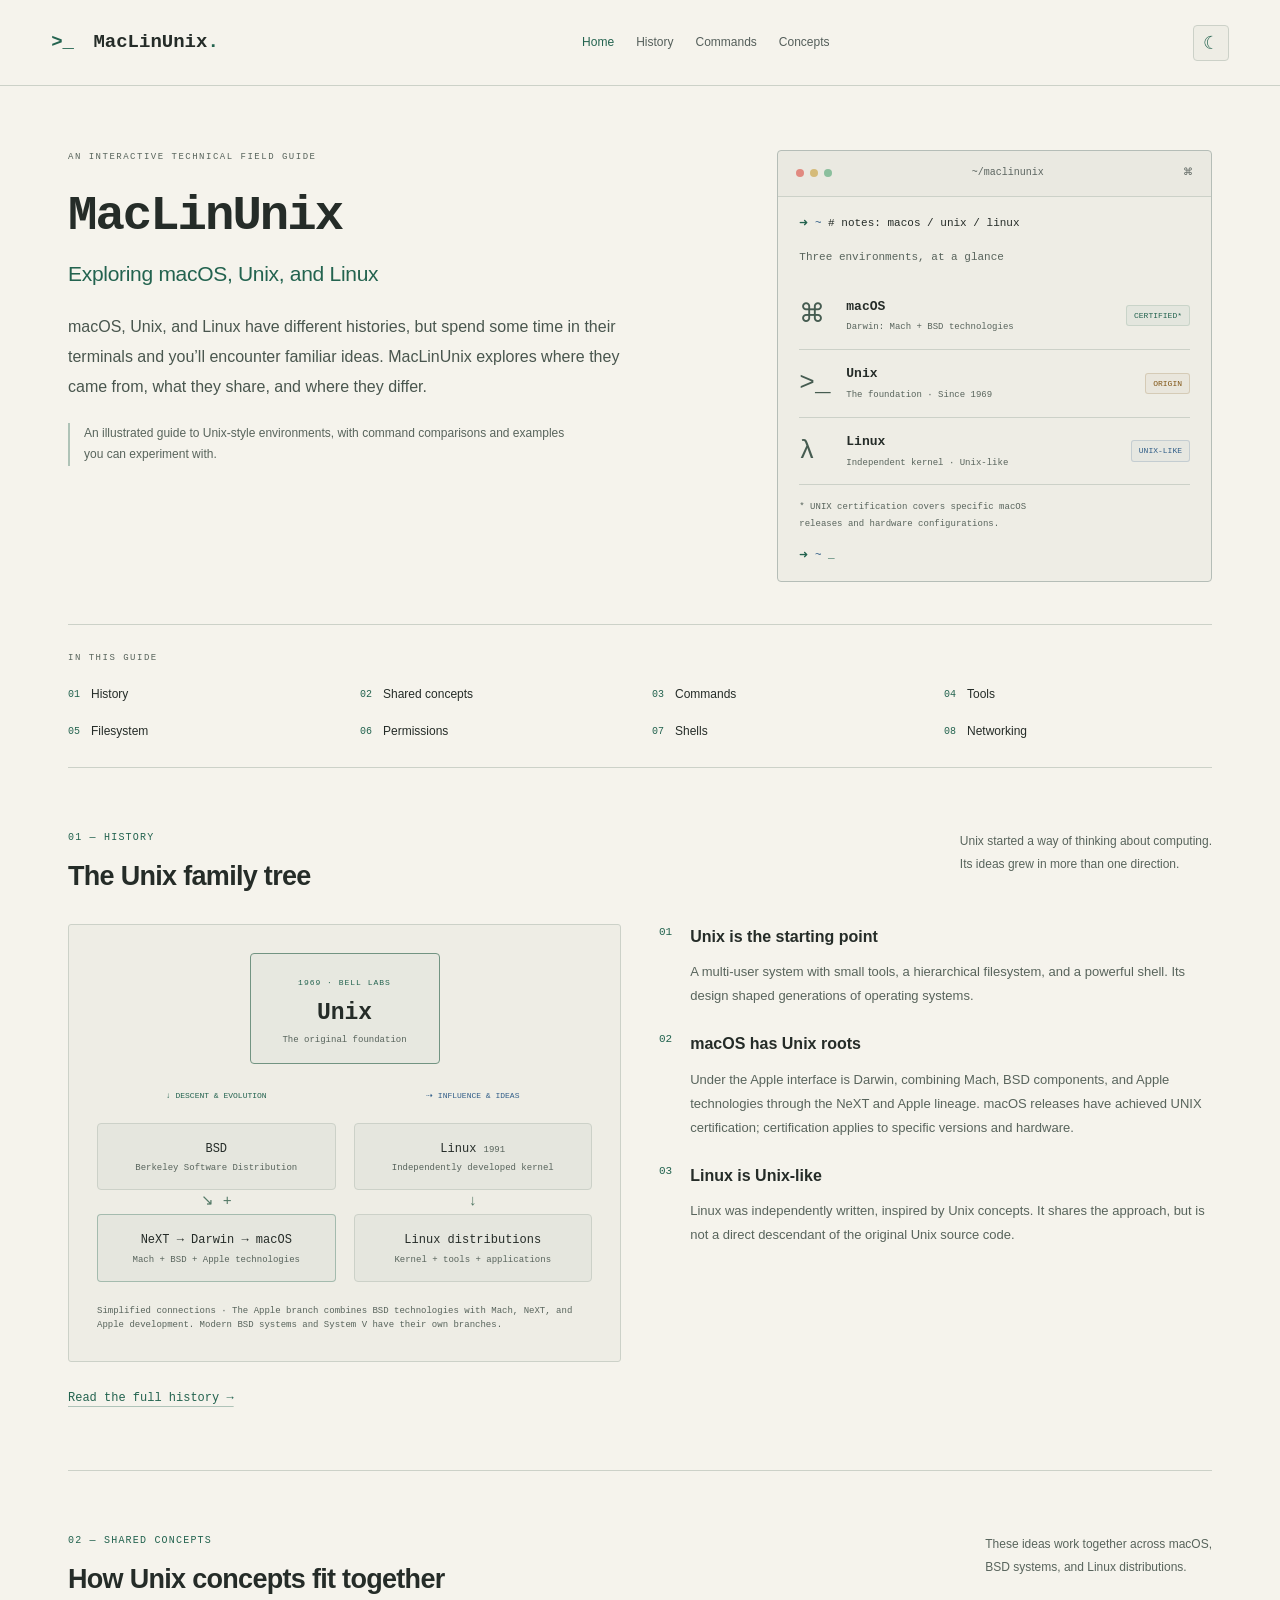
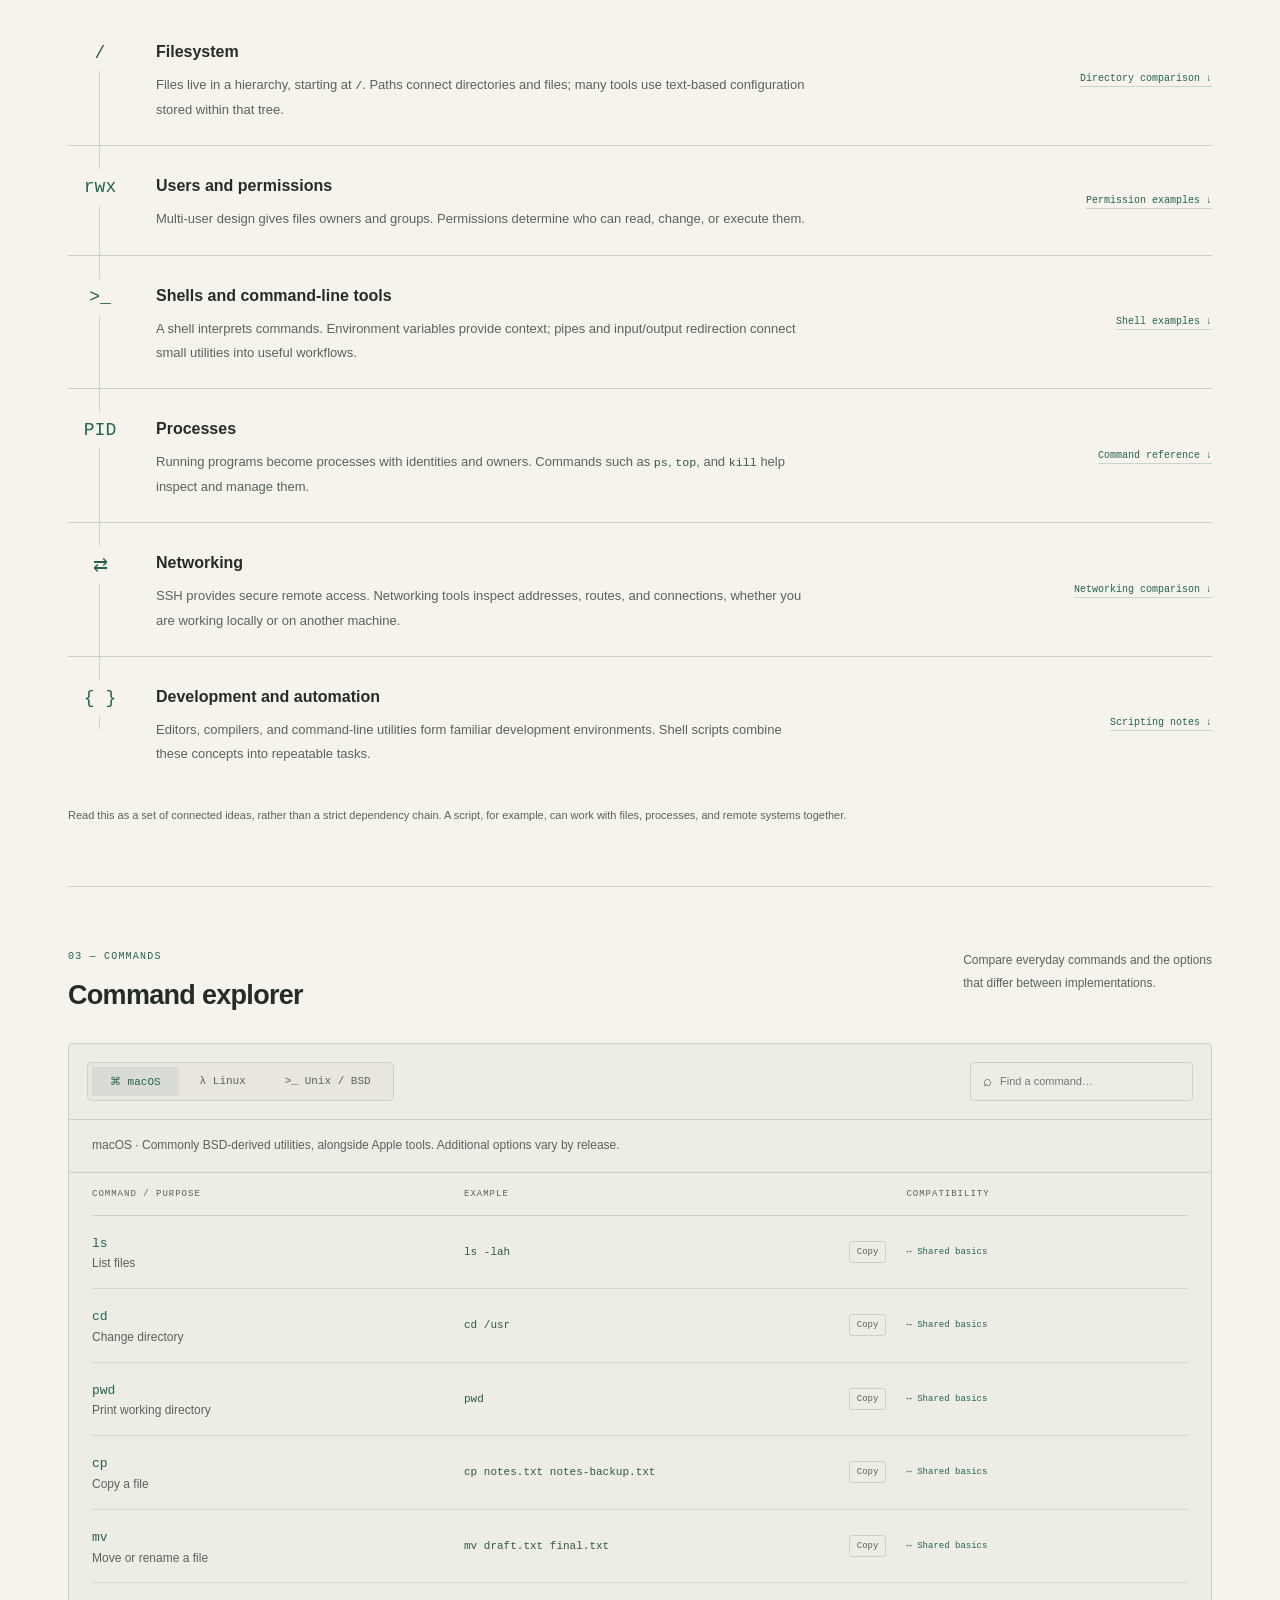
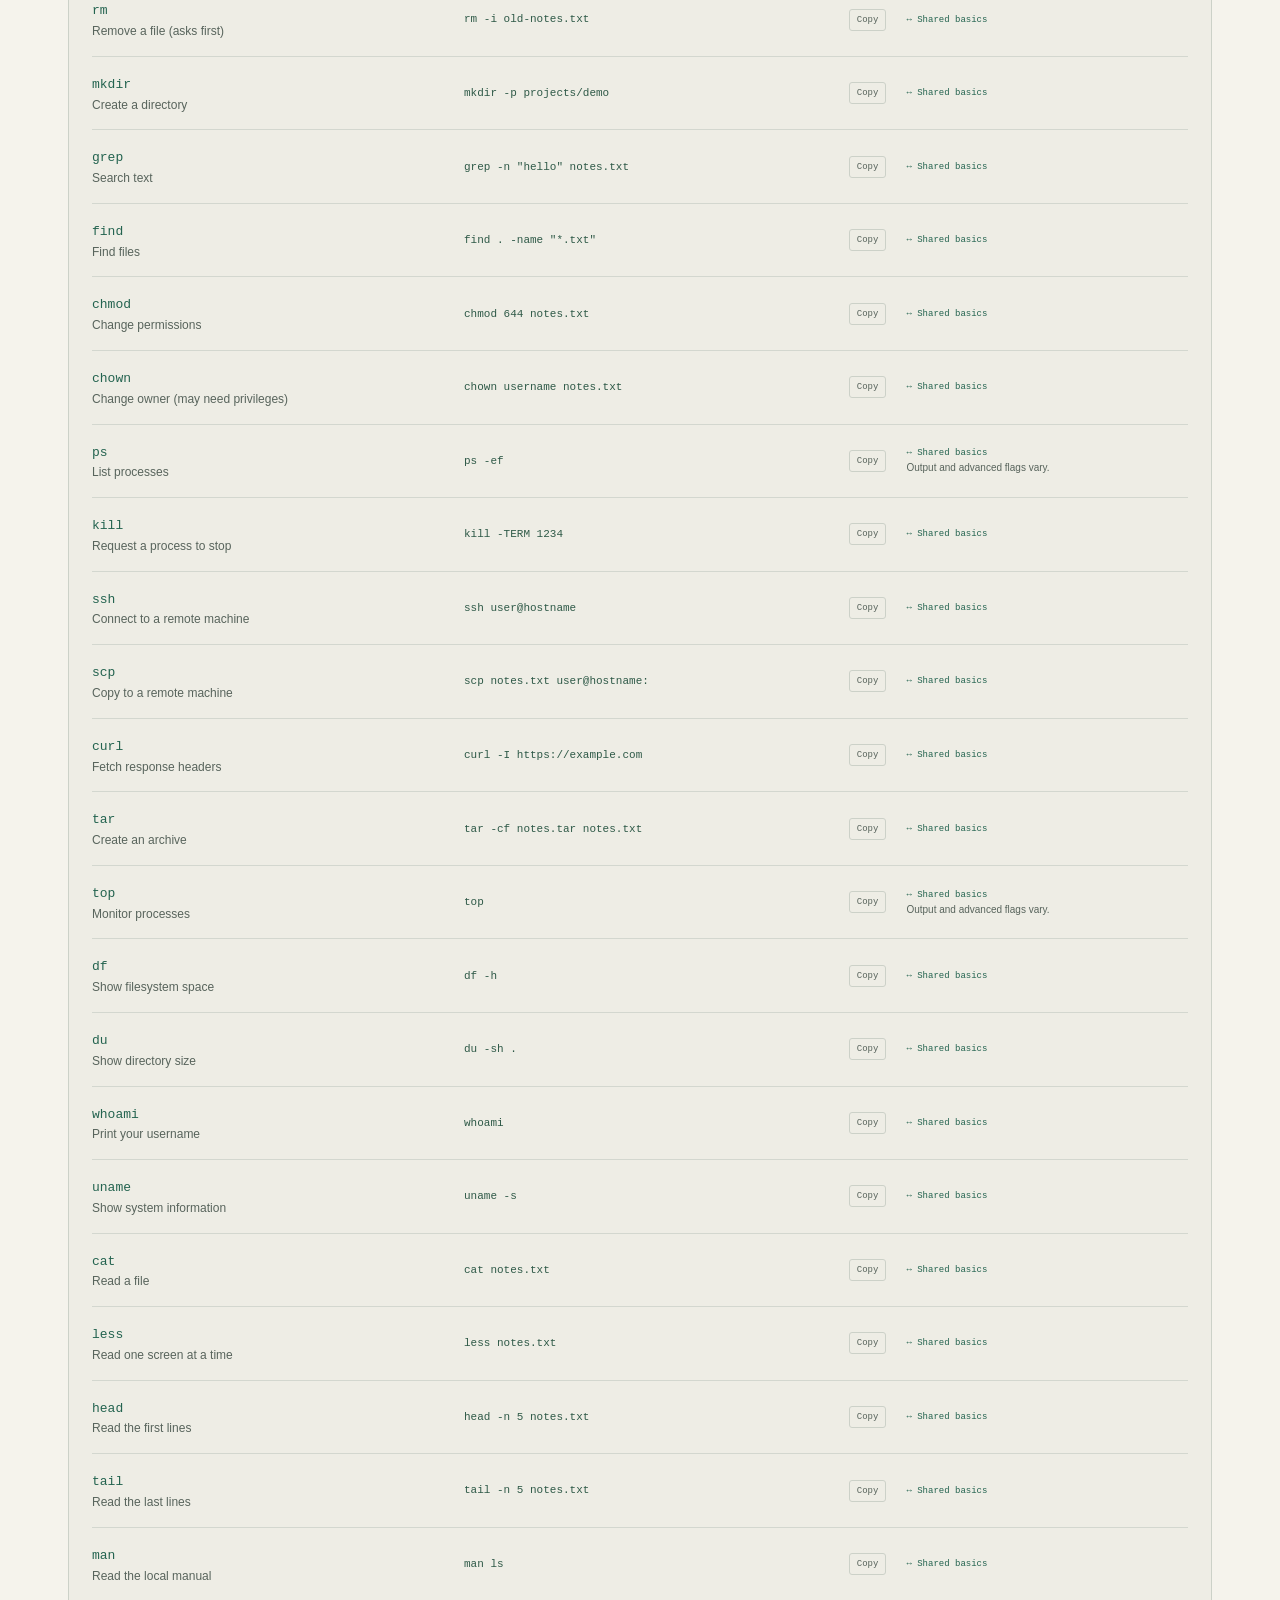
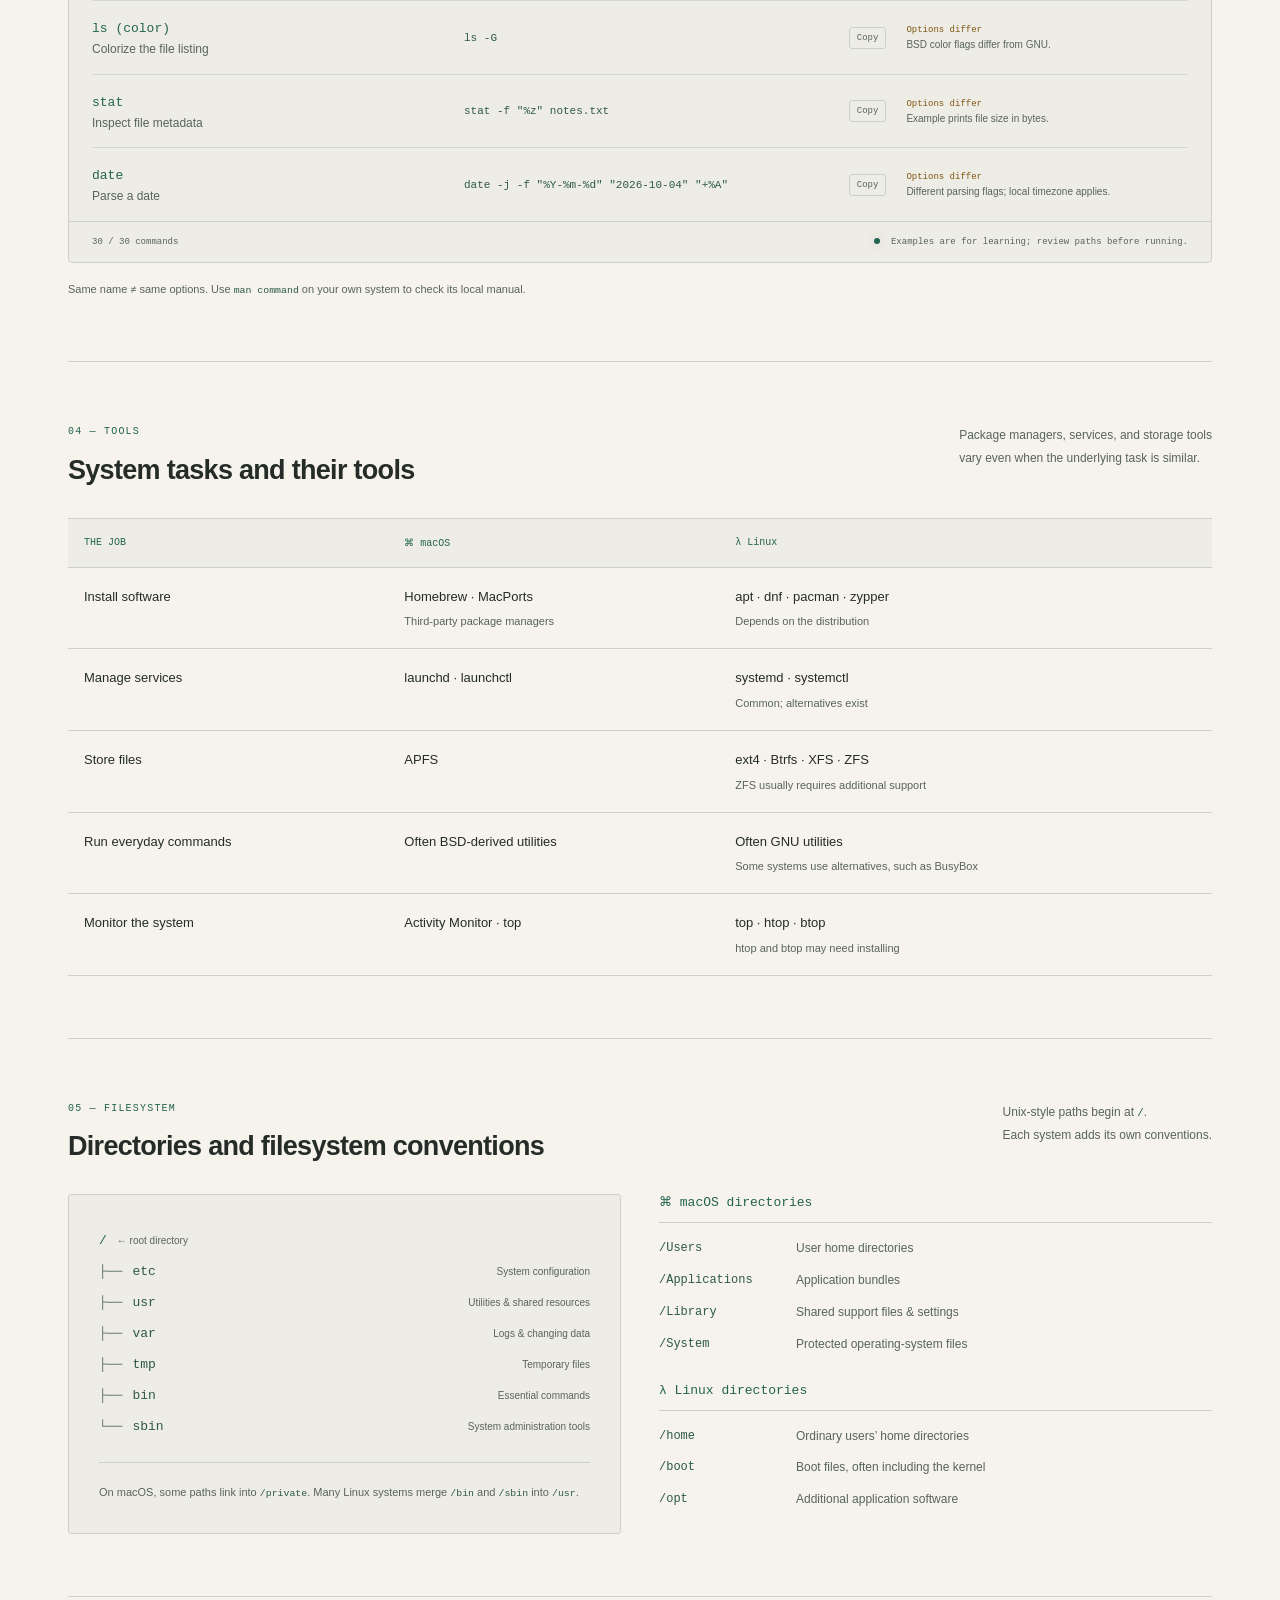
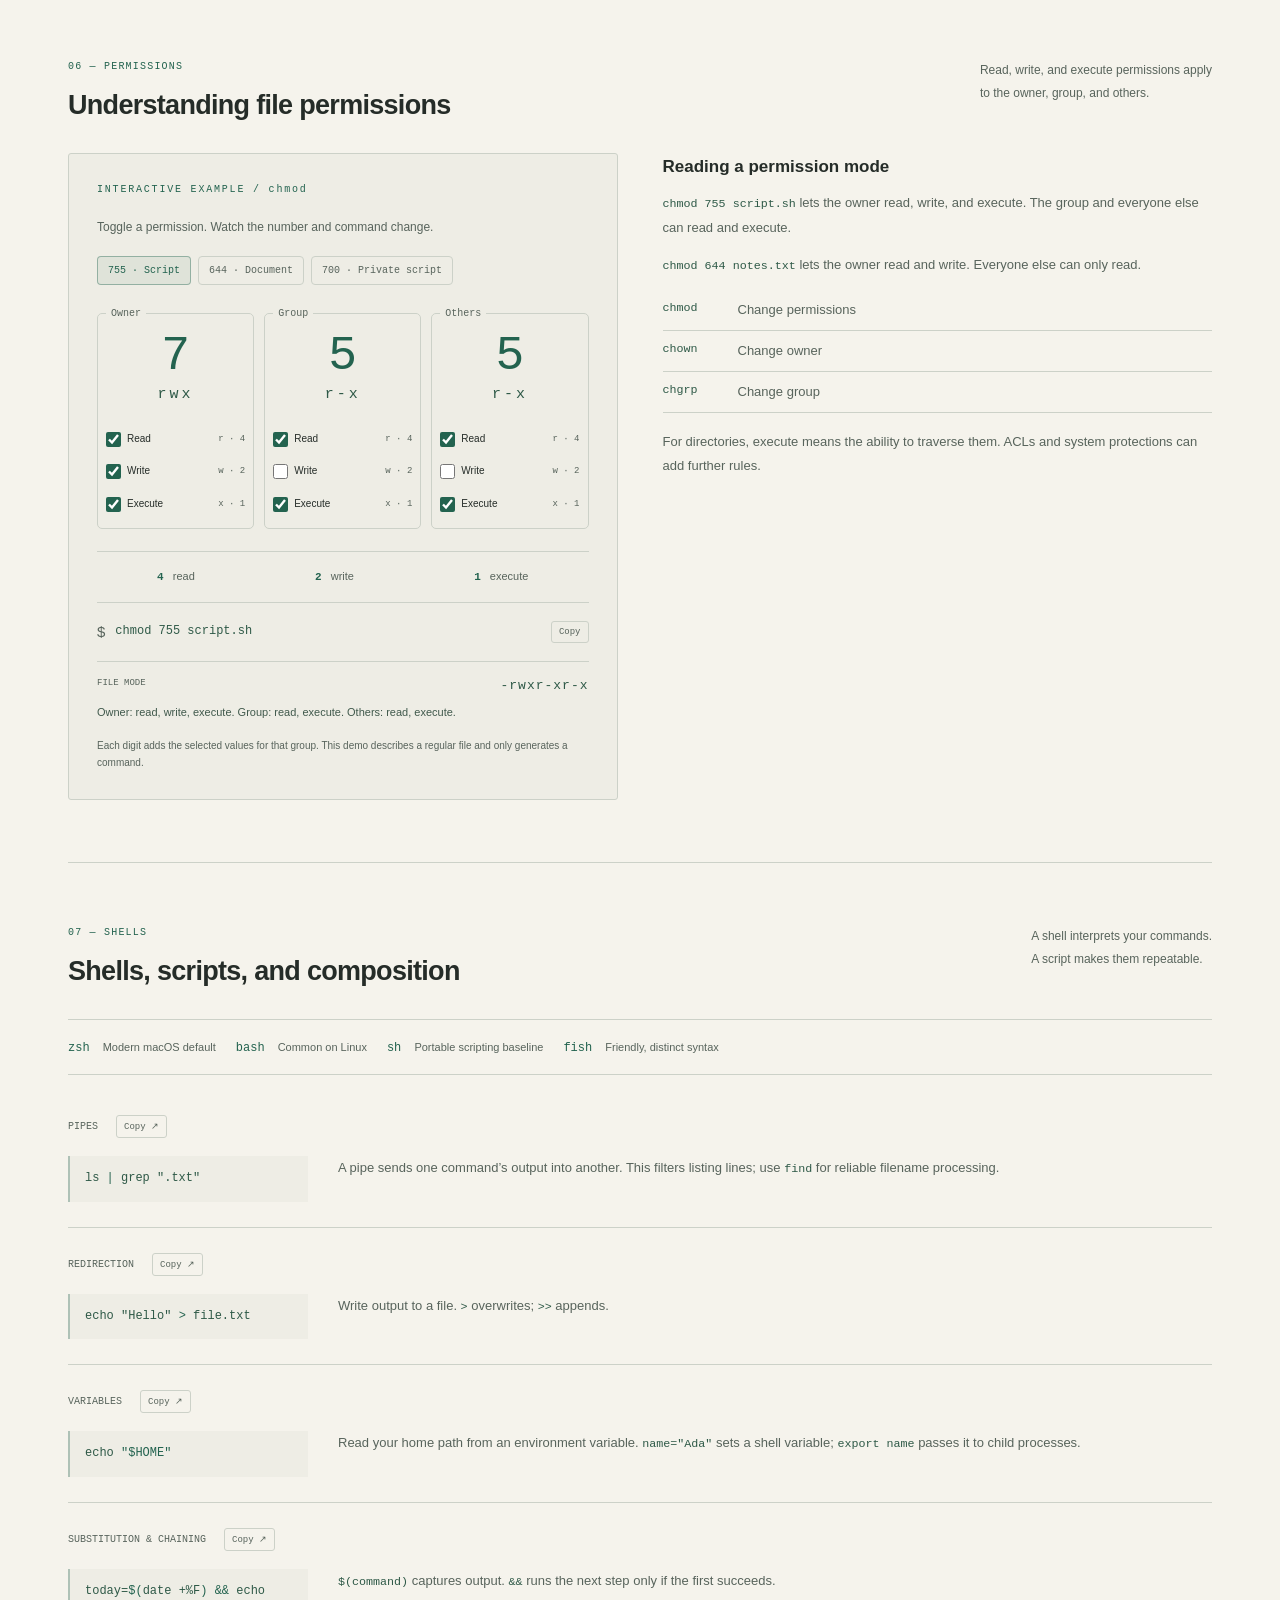
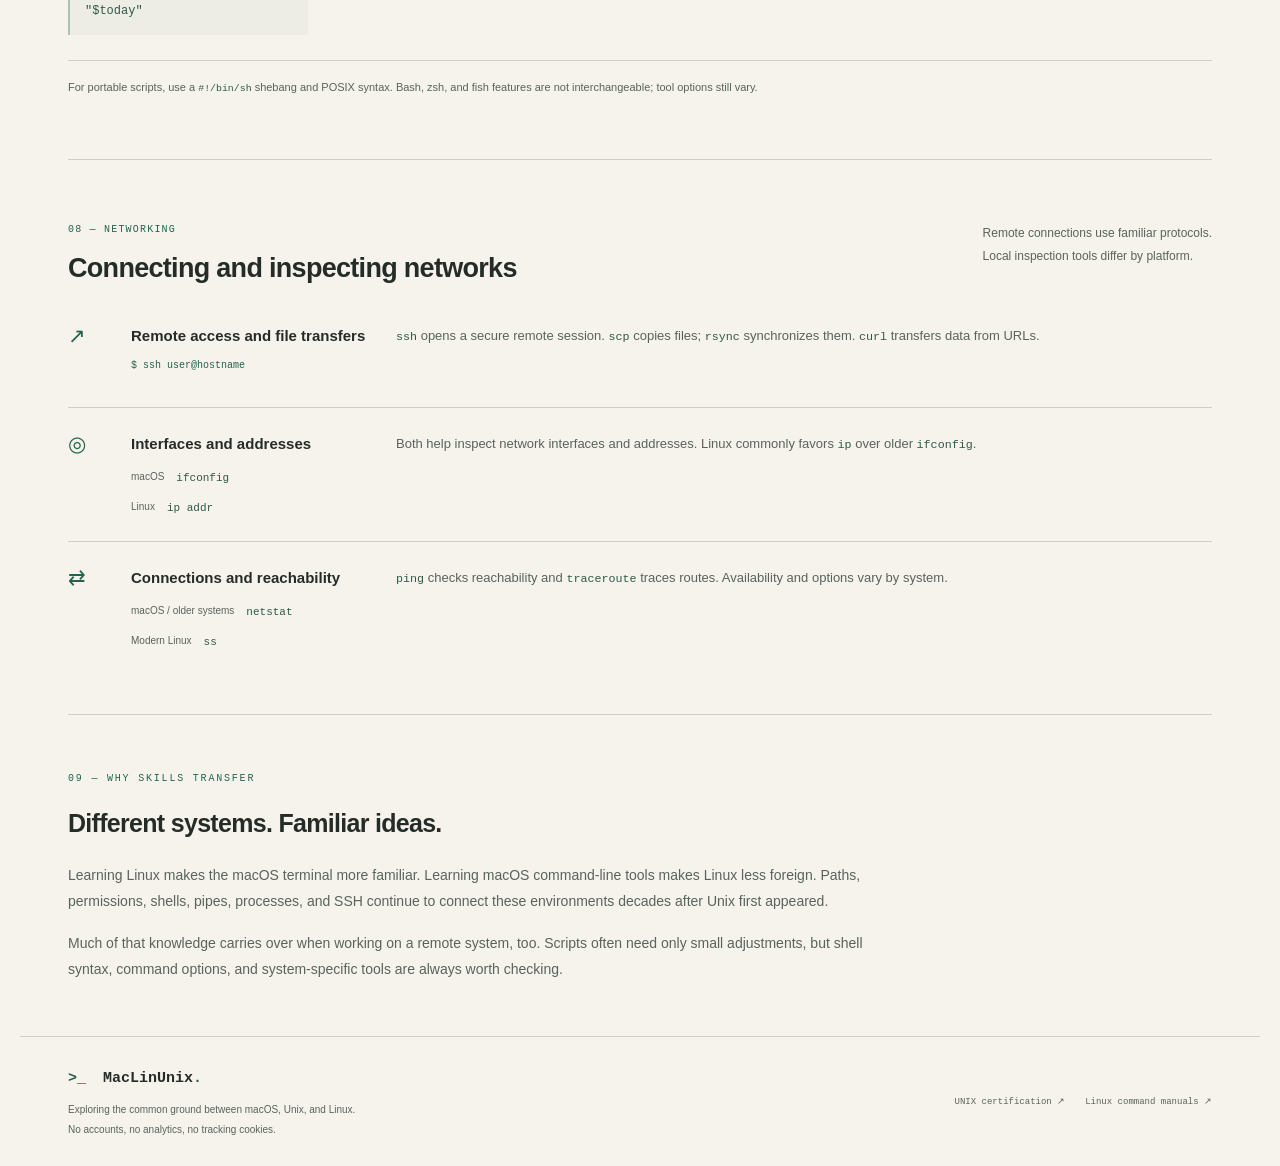
<file: index.html>
<!doctype html>
<html lang="en">
<head><meta charset="UTF-8"><meta name="viewport" content="width=device-width, initial-scale=1"><meta name="description" content="Explore the shared DNA of macOS, Unix, and Linux. An approachable guide to commands, filesystems, shells, and permissions."><title>MacLinUnix — Exploring macOS, Unix, and Linux</title><script src="theme.js"></script>
<link rel="stylesheet" href="style.css"><script src="script.js" defer></script></head>
<body>
<a class="skip" href="#main">Skip to content</a>
<header><a class="brand" href="index.html"><span class="brand-icon">&gt;_</span> MacLinUnix<span class="brand-dot">.</span></a><div class="header-controls"><button class="menu" aria-expanded="false" aria-controls="navigation">Menu <span>☰</span></button><button type="button" class="theme-toggle" id="theme-toggle" aria-label="Switch color theme" aria-pressed="false"><span aria-hidden="true">☀ / ☾</span></button></div><nav id="navigation" aria-label="Main navigation"><a href="index.html" aria-current="page">Home</a><a href="history.html">History</a><a href="index.html#commands">Commands</a><a href="index.html#shared">Concepts</a></nav></header>
<main id="main">

<section id="home" class="hero"><div class="hero-copy"><p class="eyebrow">AN INTERACTIVE TECHNICAL FIELD GUIDE</p><h1>MacLinUnix</h1><p class="hero-subtitle">Exploring macOS, Unix, and Linux</p><p class="hero-description">macOS, Unix, and Linux have different histories, but spend some time in their terminals and you’ll encounter familiar ideas. MacLinUnix explores where they came from, what they share, and where they differ.</p><p class="intro-note">An illustrated guide to Unix-style environments, with command comparisons and examples you can experiment with.</p></div><div class="terminal"><div class="terminal-bar"><span class="traffic"><i></i><i></i><i></i></span><span>~/maclinunix</span><span>⌘</span></div><div class="terminal-content"><p><span class="mint">➜</span> <span class="blue">~</span> # notes: macos / unix / linux</p><p class="muted">Three environments, at a glance</p><div class="terminal-system"><span class="system-symbol">⌘</span><div><strong>macOS</strong><small>Darwin: Mach + BSD technologies</small></div><span class="tag">CERTIFIED*</span></div><div class="terminal-system"><span class="system-symbol">&gt;_</span><div><strong>Unix</strong><small>The foundation · Since 1969</small></div><span class="tag amber">ORIGIN</span></div><div class="terminal-system"><span class="system-symbol">λ</span><div><strong>Linux</strong><small>Independent kernel · Unix-like</small></div><span class="tag blue-tag">UNIX-LIKE</span></div><div class="terminal-result"><span class="muted">* UNIX certification covers specific macOS<br>  releases and hardware configurations.</span></div><p><span class="mint">➜</span> <span class="blue">~</span> <span class="cursor">_</span></p></div></div></section>

<nav class="guide-contents" aria-label="Guide chapters"><span class="contents-label">IN THIS GUIDE</span><ol><li><a href="#history"><span>01</span> History</a></li><li><a href="#shared"><span>02</span> Shared concepts</a></li><li><a href="#commands"><span>03</span> Commands</a></li><li><a href="#tools"><span>04</span> Tools</a></li><li><a href="#filesystem"><span>05</span> Filesystem</a></li><li><a href="#permissions"><span>06</span> Permissions</a></li><li><a href="#shells"><span>07</span> Shells</a></li><li><a href="#networking"><span>08</span> Networking</a></li></ol></nav>
<section id="history"><div class="section-heading"><div><p class="eyebrow">01 — HISTORY</p><h2>The Unix family tree</h2></div><p>Unix started a way of thinking about computing.<br>Its ideas grew in more than one direction.</p></div><div class="history-grid"><div class="family"><div class="tree-root"><span>1969 · BELL LABS</span><strong>Unix</strong><small>The original foundation</small></div><div class="tree-branches"><div class="branch"><span class="branch-label">↓ DESCENT & EVOLUTION</span><div class="tree-node"><strong>BSD</strong><small>Berkeley Software Distribution</small></div><div class="tree-arrow" aria-label="BSD technologies combined with Mach and Apple technologies">↘ +</div><div class="tree-node apple"><strong>NeXT → Darwin → macOS</strong><small>Mach + BSD + Apple technologies</small></div></div><div class="branch"><span class="branch-label dotted">⇢ INFLUENCE & IDEAS</span><div class="tree-node"><strong>Linux <span class="tiny">1991</span></strong><small>Independently developed kernel</small></div><div class="tree-arrow">↓</div><div class="tree-node"><strong>Linux distributions</strong><small>Kernel + tools + applications</small></div></div></div><p class="diagram-note">Simplified connections · The Apple branch combines BSD technologies with Mach, NeXT, and Apple development. Modern BSD systems and System V have their own branches.</p></div><div class="history-notes"><article><span class="number">01</span><div><h3>Unix is the starting point</h3><p>A multi-user system with small tools, a hierarchical filesystem, and a powerful shell. Its design shaped generations of operating systems.</p></div></article><article><span class="number">02</span><div><h3>macOS has Unix roots</h3><p>Under the Apple interface is Darwin, combining Mach, BSD components, and Apple technologies through the NeXT and Apple lineage. macOS releases have achieved UNIX certification; certification applies to specific versions and hardware.</p></div></article><article><span class="number">03</span><div><h3>Linux is Unix-like</h3><p>Linux was independently written, inspired by Unix concepts. It shares the approach, but is not a direct descendant of the original Unix source code.</p></div></article></div></div><p class="history-more"><a class="reading-link" href="history.html">Read the full history →</a></p><p class="section-return"><a href="#home" aria-label="Back to top">↑ Top</a></p></section>


<section id="shared"><div class="section-heading"><div><p class="eyebrow">02 — SHARED CONCEPTS</p><h2>How Unix concepts fit together</h2></div><p>These ideas work together across macOS,<br>BSD systems, and Linux distributions.</p></div><ol class="concept-flow"><li><span class="concept-mark" aria-hidden="true">/</span><div><h3>Filesystem</h3><p>Files live in a hierarchy, starting at <code>/</code>. Paths connect directories and files; many tools use text-based configuration stored within that tree.</p></div><a href="#filesystem">Directory comparison ↓</a></li><li><span class="concept-mark" aria-hidden="true">rwx</span><div><h3>Users and permissions</h3><p>Multi-user design gives files owners and groups. Permissions determine who can read, change, or execute them.</p></div><a href="#permissions">Permission examples ↓</a></li><li><span class="concept-mark" aria-hidden="true">&gt;_</span><div><h3>Shells and command-line tools</h3><p>A shell interprets commands. Environment variables provide context; pipes and input/output redirection connect small utilities into useful workflows.</p></div><a href="#shells">Shell examples ↓</a></li><li><span class="concept-mark" aria-hidden="true">PID</span><div><h3>Processes</h3><p>Running programs become processes with identities and owners. Commands such as <code>ps</code>, <code>top</code>, and <code>kill</code> help inspect and manage them.</p></div><a href="#commands">Command reference ↓</a></li><li><span class="concept-mark" aria-hidden="true">⇄</span><div><h3>Networking</h3><p>SSH provides secure remote access. Networking tools inspect addresses, routes, and connections, whether you are working locally or on another machine.</p></div><a href="#networking">Networking comparison ↓</a></li><li><span class="concept-mark" aria-hidden="true">{ }</span><div><h3>Development and automation</h3><p>Editors, compilers, and command-line utilities form familiar development environments. Shell scripts combine these concepts into repeatable tasks.</p></div><a href="#shells">Scripting notes ↓</a></li></ol><p class="footnote">Read this as a set of connected ideas, rather than a strict dependency chain. A script, for example, can work with files, processes, and remote systems together.</p><p class="section-return"><a href="#home" aria-label="Back to top">↑ Top</a></p></section>

<section id="commands"><div class="section-heading"><div><p class="eyebrow">03 — COMMANDS</p><h2>Command explorer</h2></div><p>Compare everyday commands and the options<br>that differ between implementations.</p></div><div class="command-panel"><div class="command-toolbar"><div class="tabs" role="tablist" aria-label="Operating system"><button role="tab" id="tab-macos" aria-selected="true" aria-controls="command-results" data-os="macos" tabindex="0">⌘ macOS</button><button role="tab" id="tab-linux" aria-selected="false" aria-controls="command-results" data-os="linux" tabindex="-1">λ Linux</button><button role="tab" id="tab-bsd" aria-selected="false" aria-controls="command-results" data-os="bsd" tabindex="-1">&gt;_ Unix / BSD</button></div><label class="search"><span>⌕</span><input type="search" id="command-search" placeholder="Find a command…" aria-label="Find a command"></label></div><div class="command-context" id="command-context"></div><div id="command-results" role="tabpanel" aria-labelledby="tab-macos" tabindex="0"><div class="command-table"><div class="table-head"><span>COMMAND / PURPOSE</span><span>EXAMPLE</span><span>COMPATIBILITY</span></div><div id="command-rows"></div></div></div><div class="command-bottom"><span id="command-count" aria-live="polite"></span><span><i class="status-dot"></i> Examples are for learning; review paths before running.</span></div></div><p class="footnote">Same name ≠ same options. Use <code>man command</code> on your own system to check its local manual.</p><p class="section-return"><a href="#home" aria-label="Back to top">↑ Top</a></p></section>


<section id="tools"><div class="section-heading"><div><p class="eyebrow">04 — TOOLS</p><h2>System tasks and their tools</h2></div><p>Package managers, services, and storage tools<br>vary even when the underlying task is similar.</p></div><div class="tool-table"><table><caption class="sr-only">macOS and Linux tools for common system tasks</caption><thead><tr><th scope="col">THE JOB</th><th scope="col">⌘ macOS</th><th scope="col">λ Linux</th></tr></thead><tbody><tr><th scope="row">Install software</th><td>Homebrew · MacPorts<small>Third-party package managers</small></td><td>apt · dnf · pacman · zypper<small>Depends on the distribution</small></td></tr><tr><th scope="row">Manage services</th><td>launchd · launchctl</td><td>systemd · systemctl<small>Common; alternatives exist</small></td></tr><tr><th scope="row">Store files</th><td>APFS</td><td>ext4 · Btrfs · XFS · ZFS<small>ZFS usually requires additional support</small></td></tr><tr><th scope="row">Run everyday commands</th><td>Often BSD-derived utilities</td><td>Often GNU utilities<small>Some systems use alternatives, such as BusyBox</small></td></tr><tr><th scope="row">Monitor the system</th><td>Activity Monitor · top</td><td>top · htop · btop<small>htop and btop may need installing</small></td></tr></tbody></table></div><p class="section-return"><a href="#home" aria-label="Back to top">↑ Top</a></p></section>


<section id="filesystem"><div class="section-heading"><div><p class="eyebrow">05 — FILESYSTEM</p><h2>Directories and filesystem conventions</h2></div><p>Unix-style paths begin at <code>/</code>.<br>Each system adds its own conventions.</p></div><div class="filesystem-grid"><div class="file-tree"><p><span class="mint">/</span> <span class="muted">← root directory</span></p><p>├── <b>etc</b><span>System configuration</span></p><p>├── <b>usr</b><span>Utilities & shared resources</span></p><p>├── <b>var</b><span>Logs & changing data</span></p><p>├── <b>tmp</b><span>Temporary files</span></p><p>├── <b>bin</b><span>Essential commands</span></p><p>└── <b>sbin</b><span>System administration tools</span></p><div class="file-note">On macOS, some paths link into <code>/private</code>. Many Linux systems merge <code>/bin</code> and <code>/sbin</code> into <code>/usr</code>.</div></div><div class="path-comparison"><article class="reference-block"><h3>⌘ macOS directories</h3><dl><dt>/Users</dt><dd>User home directories</dd><dt>/Applications</dt><dd>Application bundles</dd><dt>/Library</dt><dd>Shared support files & settings</dd><dt>/System</dt><dd>Protected operating-system files</dd></dl></article><article class="reference-block"><h3>λ Linux directories</h3><dl><dt>/home</dt><dd>Ordinary users’ home directories</dd><dt>/boot</dt><dd>Boot files, often including the kernel</dd><dt>/opt</dt><dd>Additional application software</dd></dl></article></div></div><p class="section-return"><a href="#home" aria-label="Back to top">↑ Top</a></p></section>


<section id="permissions"><div class="section-heading"><div><p class="eyebrow">06 — PERMISSIONS</p><h2>Understanding file permissions</h2></div><p>Read, write, and execute permissions apply<br>to the owner, group, and others.</p></div><div class="permissions-grid"><div class="permission-demo permission-sandbox"><p class="eyebrow">INTERACTIVE EXAMPLE / chmod</p><p class="sandbox-intro">Toggle a permission. Watch the number and command change.</p><div class="permission-presets" role="group" aria-label="Permission presets"><button type="button" data-mode="755" aria-pressed="true">755 · Script</button><button type="button" data-mode="644" aria-pressed="false">644 · Document</button><button type="button" data-mode="700" aria-pressed="false">700 · Private script</button></div><div class="permission-controls"><fieldset><legend>Owner</legend><div class="permission-value"><strong id="owner-digit">7</strong><code id="owner-letters">rwx</code></div><label><input type="checkbox" data-permission="owner" value="4" checked><span>Read</span><code>r · 4</code></label><label><input type="checkbox" data-permission="owner" value="2" checked><span>Write</span><code>w · 2</code></label><label><input type="checkbox" data-permission="owner" value="1" checked><span>Execute</span><code>x · 1</code></label></fieldset><fieldset><legend>Group</legend><div class="permission-value"><strong id="group-digit">5</strong><code id="group-letters">r-x</code></div><label><input type="checkbox" data-permission="group" value="4" checked><span>Read</span><code>r · 4</code></label><label><input type="checkbox" data-permission="group" value="2"><span>Write</span><code>w · 2</code></label><label><input type="checkbox" data-permission="group" value="1" checked><span>Execute</span><code>x · 1</code></label></fieldset><fieldset><legend>Others</legend><div class="permission-value"><strong id="others-digit">5</strong><code id="others-letters">r-x</code></div><label><input type="checkbox" data-permission="others" value="4" checked><span>Read</span><code>r · 4</code></label><label><input type="checkbox" data-permission="others" value="2"><span>Write</span><code>w · 2</code></label><label><input type="checkbox" data-permission="others" value="1" checked><span>Execute</span><code>x · 1</code></label></fieldset></div><div class="permission-key"><span><b>4</b> read</span><span><b>2</b> write</span><span><b>1</b> execute</span></div><div class="permission-output"><span class="muted" aria-hidden="true">$</span><code id="permission-command">chmod 755 script.sh</code><button type="button" class="copy" id="permission-copy" data-copy="chmod 755 script.sh" aria-label="Copy current chmod command">Copy</button></div><div id="permission-feedback" role="status" aria-live="polite" aria-atomic="true"><p class="permission-symbolic"><span>FILE MODE</span> <code id="permission-symbolic">-rwxr-xr-x</code></p><p id="permission-summary">Owner: read, write, execute. Group: read, execute. Others: read, execute.</p></div><p class="sandbox-note">Each digit adds the selected values for that group. This demo describes a regular file and only generates a command.</p><noscript><p class="sandbox-note">Enable JavaScript to update the preview. The example above shows 755.</p></noscript></div><div class="permission-copy"><h3>Reading a permission mode</h3><p><code>chmod 755 script.sh</code> lets the owner read, write, and execute. The group and everyone else can read and execute.</p><p><code>chmod 644 notes.txt</code> lets the owner read and write. Everyone else can only read.</p><div class="mini-commands"><p><code>chmod</code><span>Change permissions</span></p><p><code>chown</code><span>Change owner</span></p><p><code>chgrp</code><span>Change group</span></p></div><p class="footnote">For directories, execute means the ability to traverse them. ACLs and system protections can add further rules.</p></div></div><p class="section-return"><a href="#home" aria-label="Back to top">↑ Top</a></p></section>


<section id="shells"><div class="section-heading"><div><p class="eyebrow">07 — SHELLS</p><h2>Shells, scripts, and composition</h2></div><p>A shell interprets your commands.<br>A script makes them repeatable.</p></div><div class="shell-chips"><span><b>zsh</b> Modern macOS default</span><span><b>bash</b> Common on Linux</span><span><b>sh</b> Portable scripting baseline</span><span><b>fish</b> Friendly, distinct syntax</span></div><div class="shell-grid"><article class="code-card"><div><span>PIPES</span><button class="copy" data-copy='ls | grep ".txt"' aria-label="Copy pipe example">Copy ↗</button></div><code>ls <b>|</b> grep ".txt"</code><p>A pipe sends one command’s output into another. This filters listing lines; use <code>find</code> for reliable filename processing.</p></article><article class="code-card"><div><span>REDIRECTION</span><button class="copy" data-copy='echo "Hello" > file.txt' aria-label="Copy redirect example">Copy ↗</button></div><code>echo "Hello" <b>&gt;</b> file.txt</code><p>Write output to a file. <code>&gt;</code> overwrites; <code>&gt;&gt;</code> appends.</p></article><article class="code-card"><div><span>VARIABLES</span><button class="copy" data-copy='echo "$HOME"' aria-label="Copy environment variable example">Copy ↗</button></div><code>echo <b>"$HOME"</b></code><p>Read your home path from an environment variable. <code>name="Ada"</code> sets a shell variable; <code>export name</code> passes it to child processes.</p></article><article class="code-card"><div><span>SUBSTITUTION & CHAINING</span><button class="copy" data-copy='today=$(date +%F) && echo "$today"' aria-label="Copy command substitution example">Copy ↗</button></div><code>today=<b>$(</b>date +%F<b>)</b> <b>&amp;&amp;</b> echo "$today"</code><p><code>$(command)</code> captures output. <code>&amp;&amp;</code> runs the next step only if the first succeeds.</p></article></div><p class="footnote">For portable scripts, use a <code>#!/bin/sh</code> shebang and POSIX syntax. Bash, zsh, and fish features are not interchangeable; tool options still vary.</p><p class="section-return"><a href="#home" aria-label="Back to top">↑ Top</a></p></section>


<section id="networking"><div class="section-heading"><div><p class="eyebrow">08 — NETWORKING</p><h2>Connecting and inspecting networks</h2></div><p>Remote connections use familiar protocols.<br>Local inspection tools differ by platform.</p></div><div class="network-reference"><article class="reference-block"><span class="card-icon">↗</span><h3>Remote access and file transfers</h3><p><code>ssh</code> opens a secure remote session. <code>scp</code> copies files; <code>rsync</code> synchronizes them. <code>curl</code> transfers data from URLs.</p><div class="network-example">$ ssh user@hostname</div></article><article class="reference-block"><span class="card-icon">◎</span><h3>Interfaces and addresses</h3><div class="network-pair"><span>macOS</span><code>ifconfig</code></div><div class="network-pair"><span>Linux</span><code>ip addr</code></div><p>Both help inspect network interfaces and addresses. Linux commonly favors <code>ip</code> over older <code>ifconfig</code>.</p></article><article class="reference-block"><span class="card-icon">⇄</span><h3>Connections and reachability</h3><div class="network-pair"><span>macOS / older systems</span><code>netstat</code></div><div class="network-pair"><span>Modern Linux</span><code>ss</code></div><p><code>ping</code> checks reachability and <code>traceroute</code> traces routes. Availability and options vary by system.</p></article></div><p class="section-return"><a href="#home" aria-label="Back to top">↑ Top</a></p></section>


<section id="transfer" class="guide-conclusion"><p class="eyebrow">09 — WHY SKILLS TRANSFER</p><h2>Different systems. Familiar ideas.</h2><p>Learning Linux makes the macOS terminal more familiar. Learning macOS command-line tools makes Linux less foreign. Paths, permissions, shells, pipes, processes, and SSH continue to connect these environments decades after Unix first appeared.</p><p>Much of that knowledge carries over when working on a remote system, too. Scripts often need only small adjustments, but shell syntax, command options, and system-specific tools are always worth checking.</p></section>

</main><footer><div><a class="brand" href="#home"><span class="brand-icon">&gt;_</span> MacLinUnix<span class="brand-dot">.</span></a><p>Exploring the common ground between macOS, Unix, and Linux.</p><p class="privacy-note">No accounts, no analytics, no tracking cookies.</p></div><div class="footer-links"><a href="https://www.opengroup.org/openbrand/register/">UNIX certification ↗</a><a href="https://man7.org/linux/man-pages/dir_section_1.html" target="_blank" rel="noopener noreferrer">Linux command manuals ↗<span class="sr-only"> (opens in a new tab)</span></a></div></footer><div id="copy-status" class="toast" role="status" aria-live="polite"></div>
</body></html>
</file>
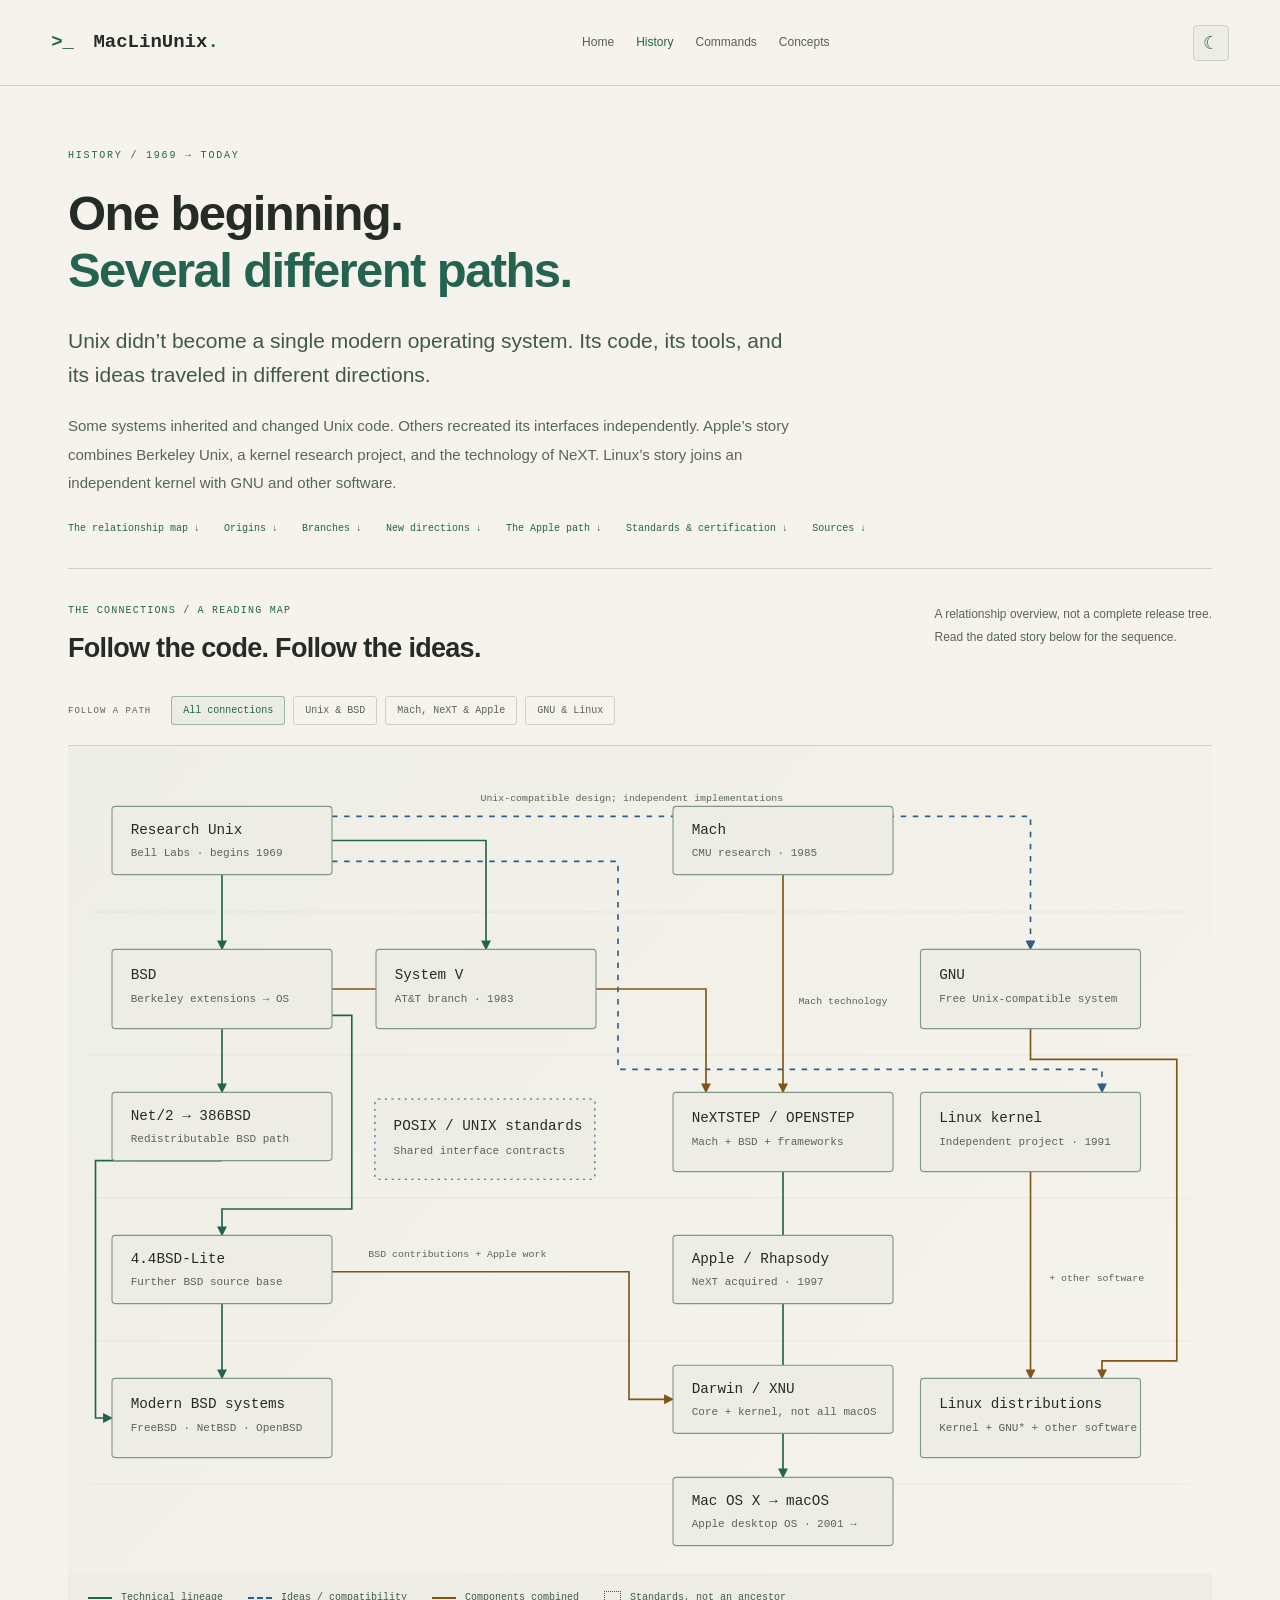
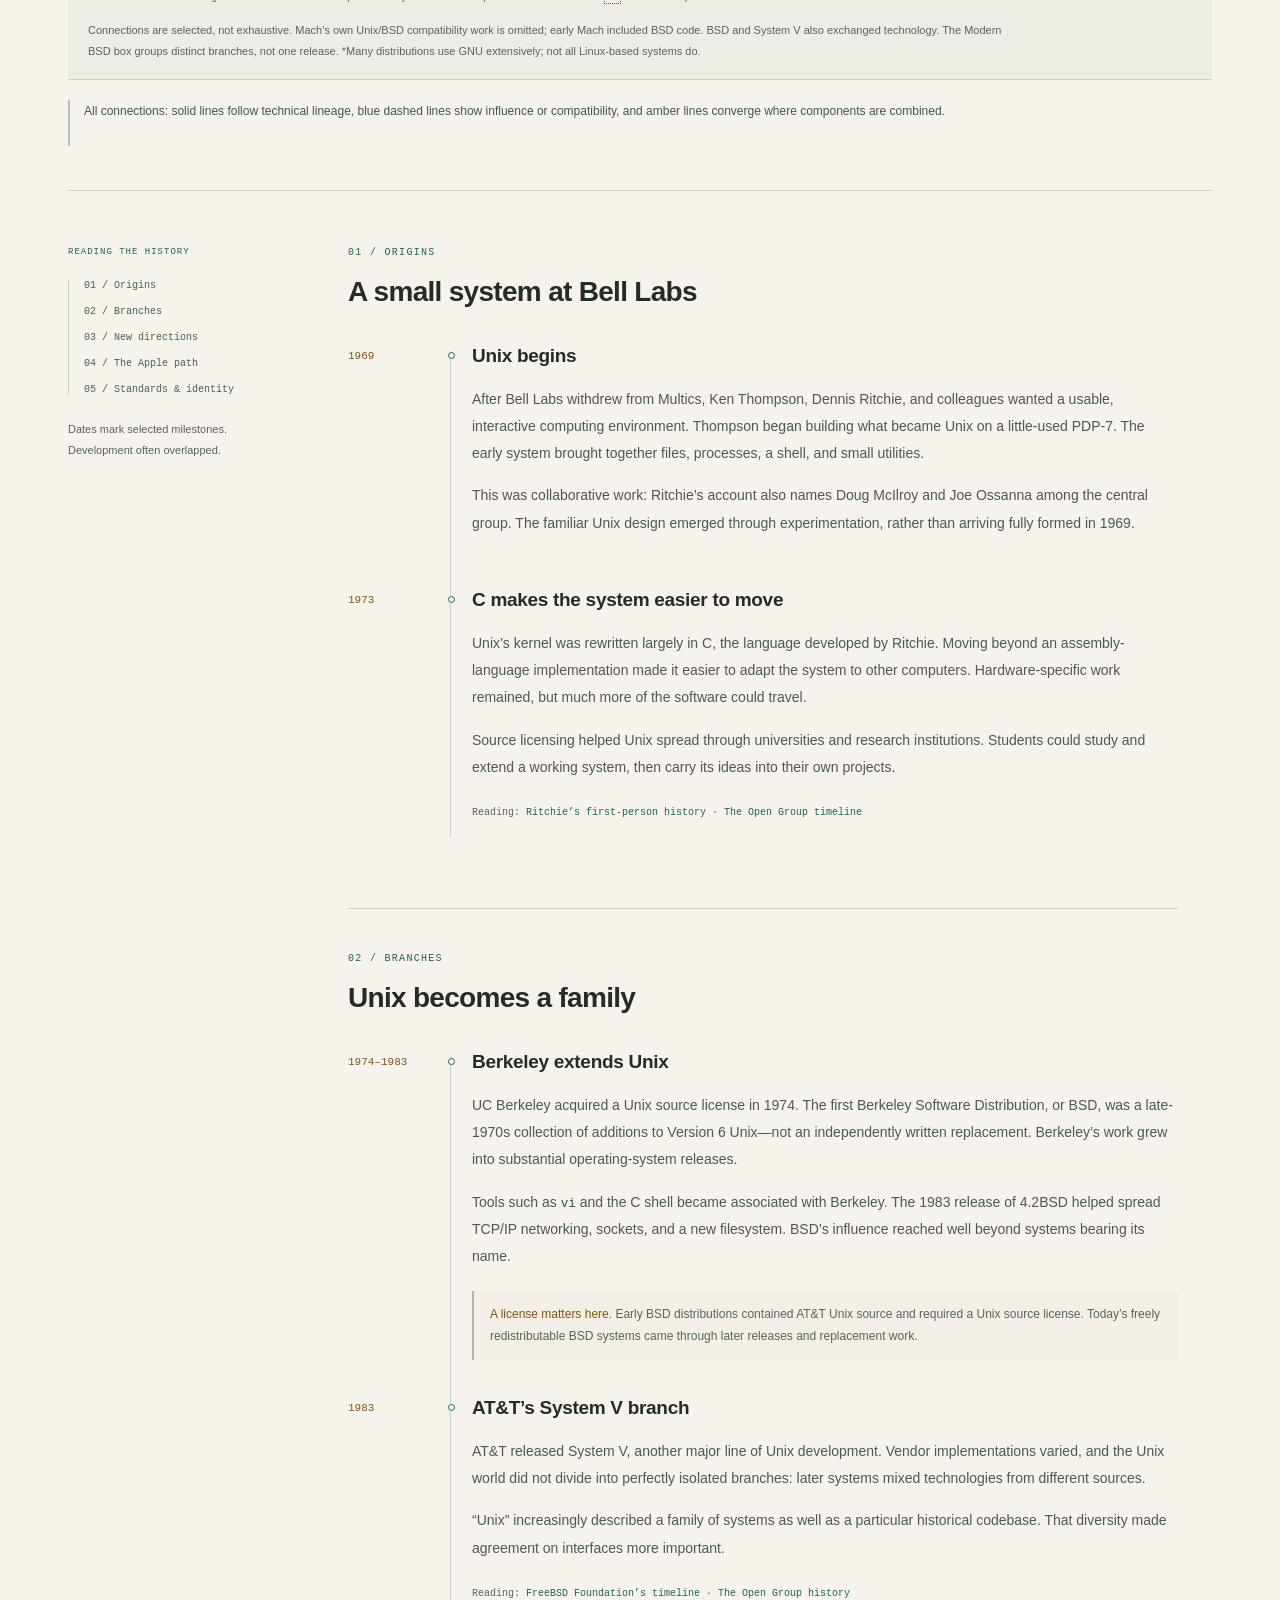
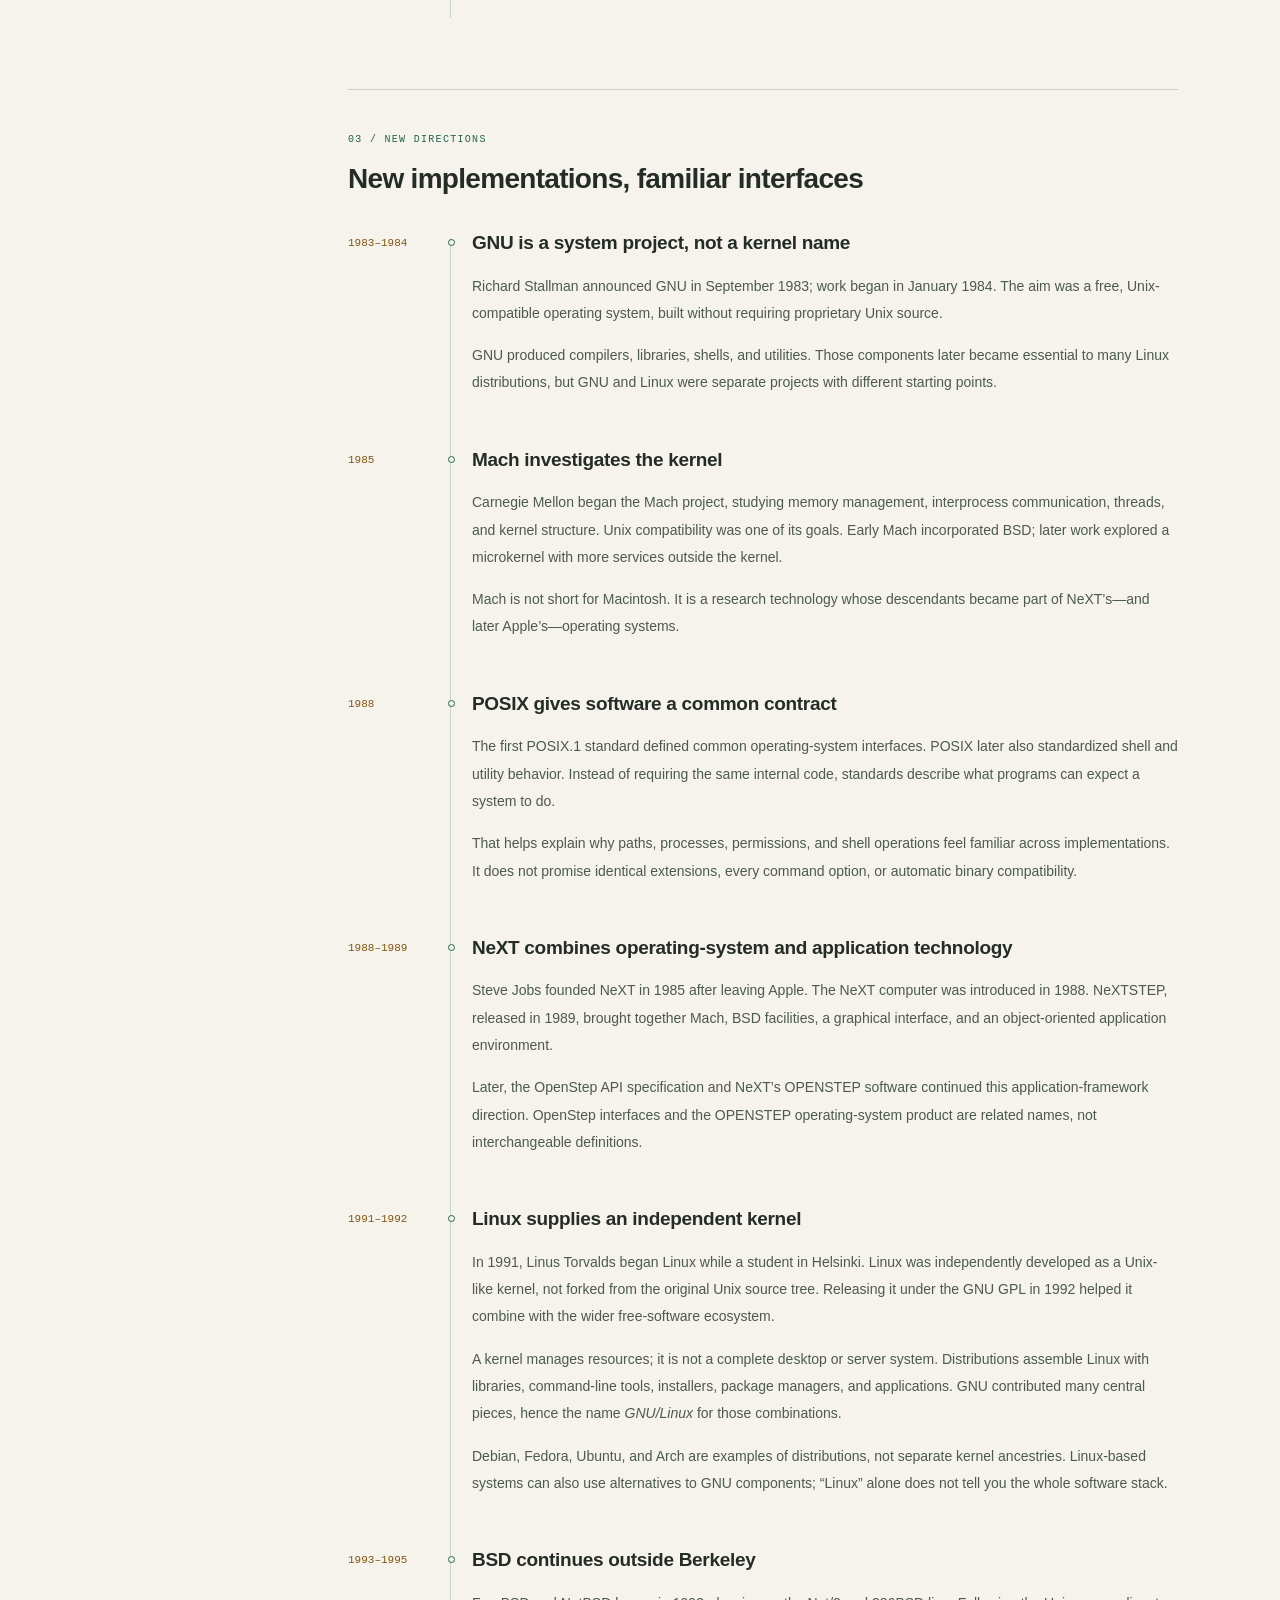
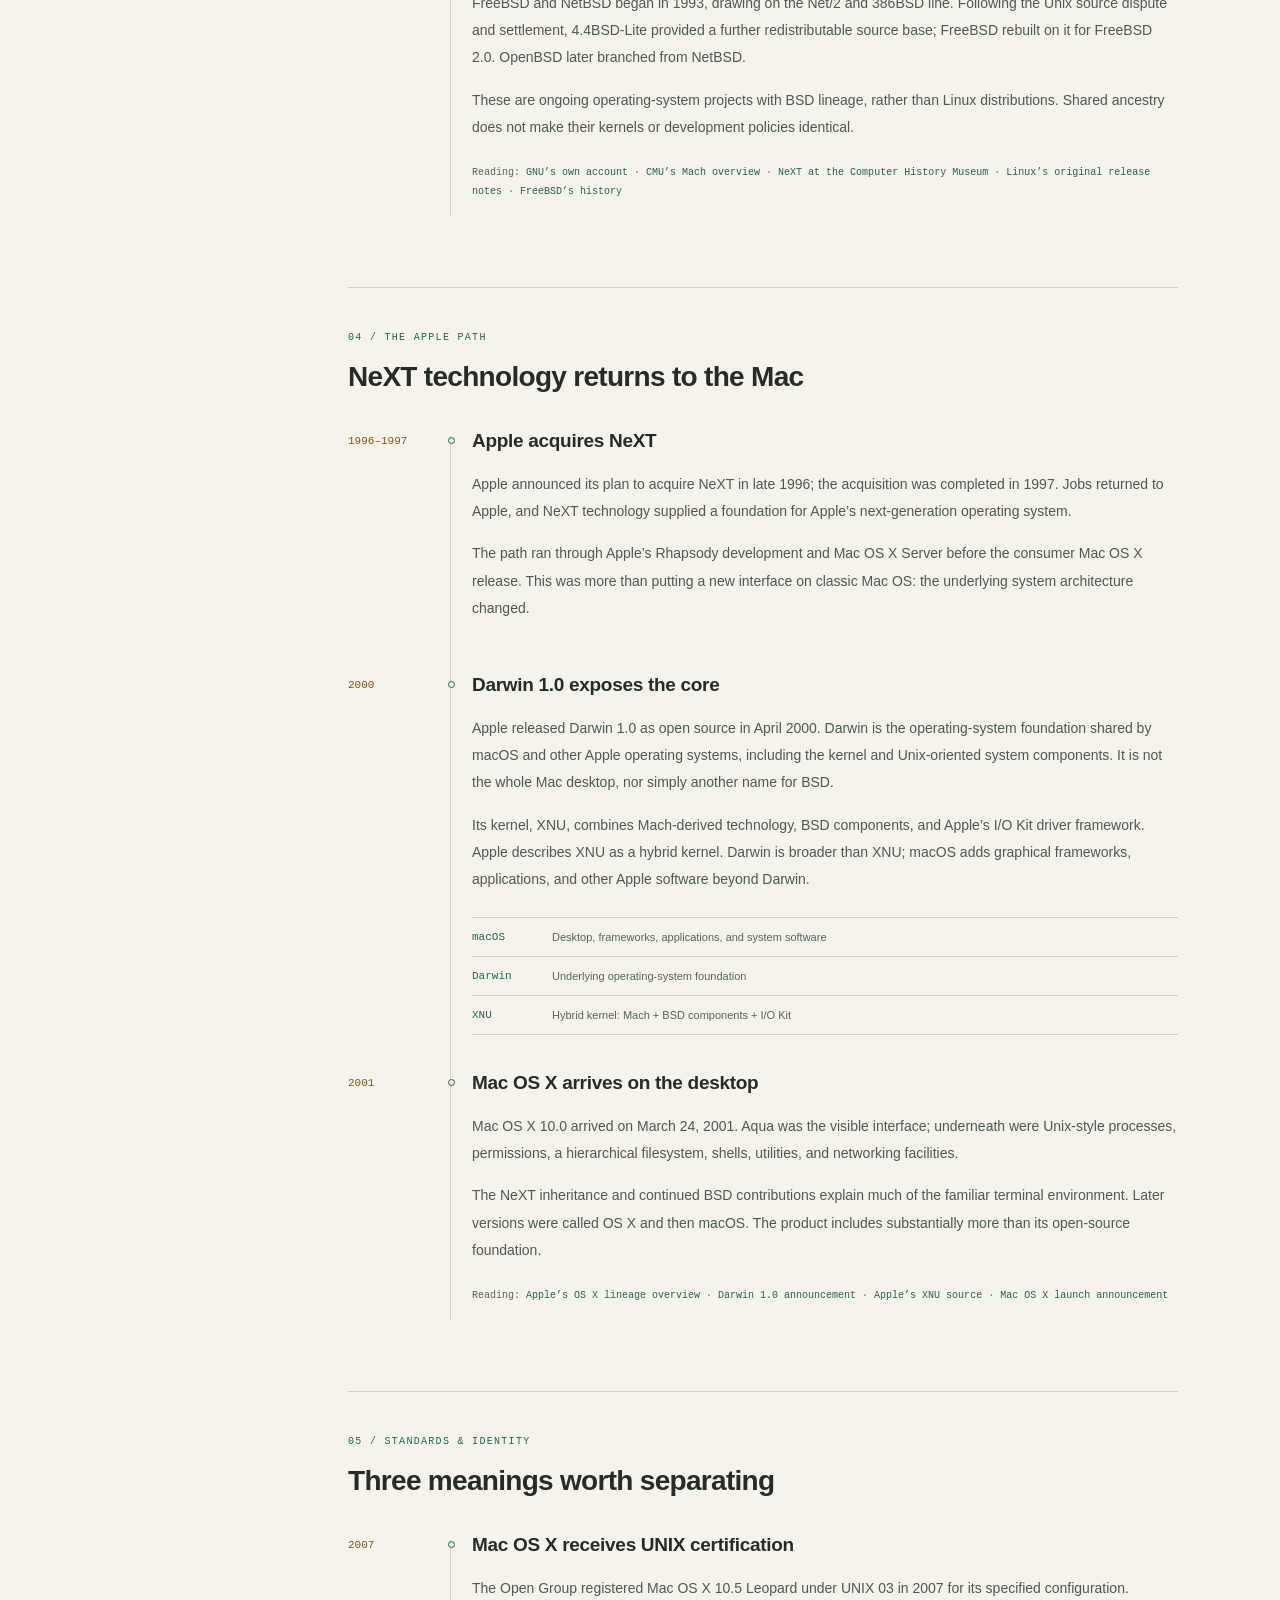
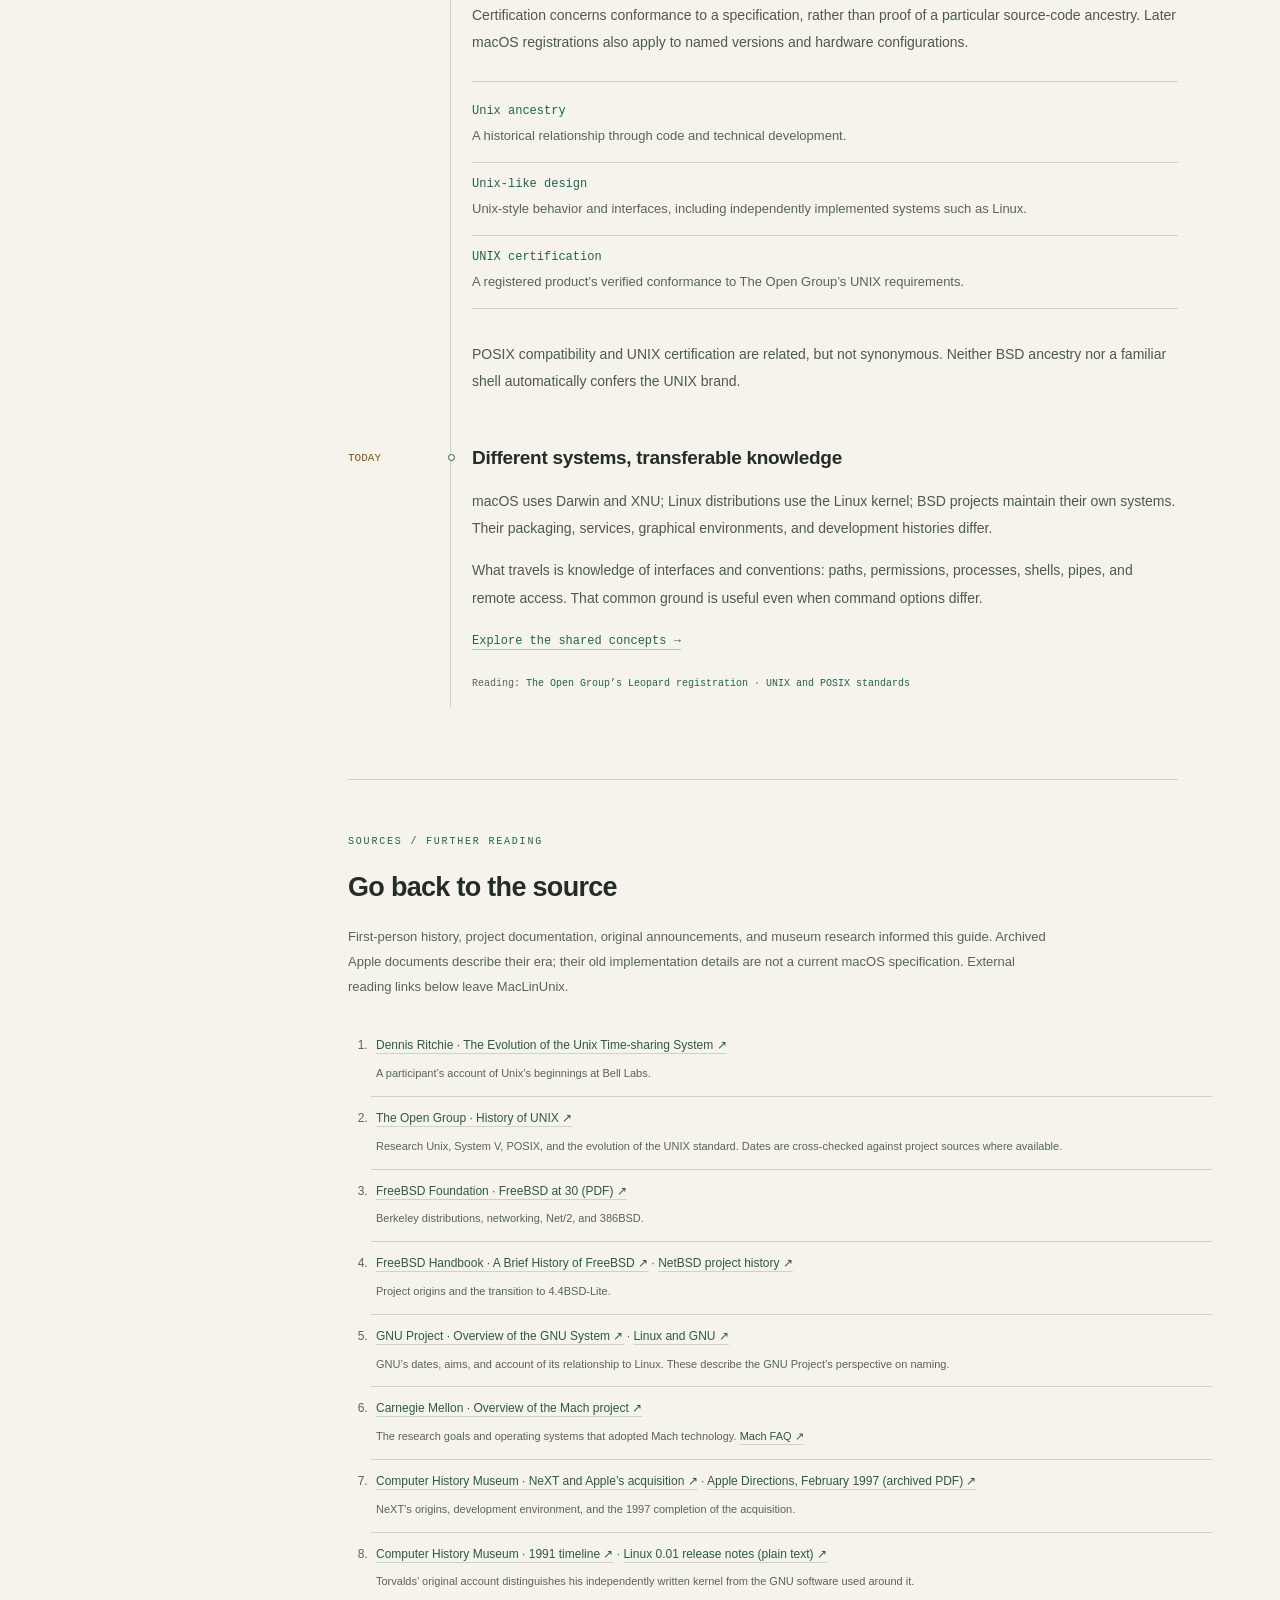
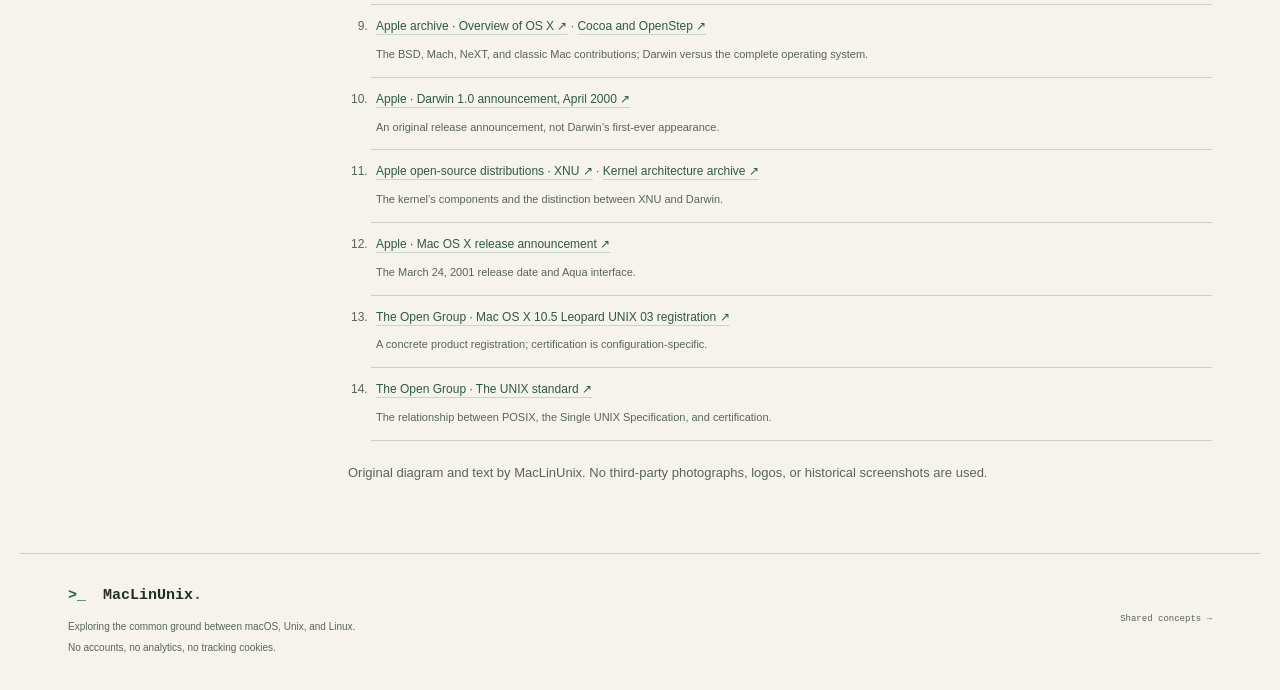
<file: history.html>
<!doctype html>
<html lang="en">
<head>
  <meta charset="UTF-8">
  <meta name="viewport" content="width=device-width, initial-scale=1">
  <meta name="description" content="An illustrated history of Unix, BSD, GNU, Linux, Mach, NeXT, Darwin, and macOS. Follow the code, ideas, and standards that connect them.">
  <title>History — MacLinUnix</title>
  <script src="theme.js"></script>
<link rel="stylesheet" href="style.css">
  <script src="script.js" defer></script>
  <script src="history.js" defer></script>
</head>
<body class="history-page">
<a class="skip" href="#main">Skip to content</a>
<header>
  <a class="brand" href="index.html"><span class="brand-icon">&gt;_</span> MacLinUnix<span class="brand-dot">.</span></a>
  <div class="header-controls"><button class="menu" aria-expanded="false" aria-controls="navigation">Menu <span>☰</span></button><button type="button" class="theme-toggle" id="theme-toggle" aria-label="Switch color theme" aria-pressed="false"><span aria-hidden="true">☀ / ☾</span></button></div>
  <nav id="navigation" aria-label="Main navigation">
    <a href="index.html">Home</a><a href="history.html" aria-current="page">History</a><a href="index.html#commands">Commands</a><a href="index.html#shared">Concepts</a>
  </nav>
</header>
<main id="main">
  <section class="history-intro" id="top">
    <p class="eyebrow">HISTORY / 1969 → TODAY</p>
    <h1>One beginning.<br><span>Several different paths.</span></h1>
    <p class="history-deck">Unix didn’t become a single modern operating system. Its code, its tools, and its ideas traveled in different directions.</p>
    <p>Some systems inherited and changed Unix code. Others recreated its interfaces independently. Apple’s story combines Berkeley Unix, a kernel research project, and the technology of NeXT. Linux’s story joins an independent kernel with GNU and other software.</p>
    <nav class="history-contents" aria-label="History chapters"><a href="#relationship-map">The relationship map ↓</a><a href="#origins">Origins ↓</a><a href="#branches">Branches ↓</a><a href="#new-directions">New directions ↓</a><a href="#apple-path">The Apple path ↓</a><a href="#certification">Standards & certification ↓</a><a href="#sources">Sources ↓</a></nav>
  </section>

  <section id="relationship-map" class="map-section">
    <div class="section-heading"><div><p class="eyebrow">THE CONNECTIONS / A READING MAP</p><h2>Follow the code. Follow the ideas.</h2></div><p>A relationship overview, not a complete release tree.<br>Read the dated story below for the sequence.</p></div>
    <div class="map-controls" role="group" aria-label="Highlight a historical path">
      <span>FOLLOW A PATH</span><button type="button" data-path="all" aria-pressed="true">All connections</button><button type="button" data-path="bsd" aria-pressed="false">Unix & BSD</button><button type="button" data-path="apple" aria-pressed="false">Mach, NeXT & Apple</button><button type="button" data-path="linux" aria-pressed="false">GNU & Linux</button>
    </div>
    <figure class="lineage-figure">
      <div class="map-scroll" tabindex="0" role="region" aria-label="Historical relationship diagram; scroll horizontally on smaller screens">
        <svg class="lineage-map" viewBox="0 0 1040 730" role="img" aria-labelledby="map-title map-description">
          <title id="map-title">Unix code lineage, independent development, and combined technologies</title>
          <desc id="map-description">Historical Unix leads to BSD and System V. BSD leads through freely redistributable releases to modern BSD systems. BSD components and Mach technology combine at NeXT and later Apple, leading through Rhapsody to Darwin and Mac OS X. Unix ideas influence GNU and Linux independently; GNU software and the Linux kernel combine with other software in distributions. POSIX supplies shared interface standards. Linux has no direct Unix source-tree lineage arrow.</desc>
          <defs><marker id="arrow-lineage" viewBox="0 0 10 10" refX="9" refY="5" markerWidth="6" markerHeight="6" orient="auto-start-reverse"><path d="M 0 0 L 10 5 L 0 10 z" fill="#a4e7ce"/></marker><marker id="arrow-idea" viewBox="0 0 10 10" refX="9" refY="5" markerWidth="6" markerHeight="6" orient="auto"><path d="M 0 0 L 10 5 L 0 10 z" fill="#92bfe7"/></marker><marker id="arrow-combine" viewBox="0 0 10 10" refX="9" refY="5" markerWidth="6" markerHeight="6" orient="auto"><path d="M 0 0 L 10 5 L 0 10 z" fill="#d8bf88"/></marker></defs>
          <g class="map-grid" aria-hidden="true"><path d="M20 140H1020 M20 270H1020 M20 400H1020 M20 530H1020 M20 660H1020"/></g>
          <!-- Solid paths show broad technical lineage. Dashed paths never claim code descent. -->
          <g class="map-route lineage" data-branches="bsd apple"><path d="M140 106V174"/></g>
          <g class="map-route lineage" data-branches="bsd"><path d="M240 75H380V174"/><path d="M140 246V304"/><path d="M140 366H25V600H40"/><path d="M240 234H258V410H140V434"/><path d="M140 496V564"/></g>
          <g class="map-route idea" data-branches="linux"><path d="M240 53H875V174"/><path d="M240 94H500V283H940V304"/><text x="375" y="39">Unix-compatible design; independent implementations</text></g>
          <g class="map-route combination" data-branches="apple"><path d="M240 210H580V304"/><path d="M650 106V304"/><text x="370" y="198">BSD components</text><text x="664" y="224">Mach technology</text></g>
          <g class="map-route lineage" data-branches="apple"><path d="M650 376V434 M650 496V552 M650 614V654"/></g>
          <g class="map-route combination" data-branches="apple"><path d="M240 467H510V583H550"/><text x="273" y="454">BSD contributions + Apple work</text></g>
          <g class="map-route combination" data-branches="linux"><path d="M875 246V274H1008V548H940V564"/><path d="M875 376V564"/><text x="892" y="475">+ other software</text></g>
          <g class="map-node" data-branches="bsd apple linux"><rect x="40" y="44" width="200" height="62"/><text x="57" y="69" class="map-node-title">Research Unix</text><text x="57" y="89">Bell Labs · begins 1969</text></g>
          <g class="map-node" data-branches="bsd apple"><rect x="40" y="174" width="200" height="72"/><text x="57" y="201" class="map-node-title">BSD</text><text x="57" y="222">Berkeley extensions → OS</text></g>
          <g class="map-node" data-branches="bsd"><rect x="280" y="174" width="200" height="72"/><text x="297" y="201" class="map-node-title">System V</text><text x="297" y="222">AT&amp;T branch · 1983</text></g>
          <g class="map-node" data-branches="apple"><rect x="550" y="44" width="200" height="62"/><text x="567" y="69" class="map-node-title">Mach</text><text x="567" y="89">CMU research · 1985</text></g>
          <g class="map-node" data-branches="linux"><rect x="775" y="174" width="200" height="72"/><text x="792" y="201" class="map-node-title">GNU</text><text x="792" y="222">Free Unix-compatible system</text></g>
          <g class="map-node" data-branches="bsd"><rect x="40" y="304" width="200" height="62"/><text x="57" y="329" class="map-node-title">Net/2 → 386BSD</text><text x="57" y="349">Redistributable BSD path</text></g>
          <g class="map-node" data-branches="apple"><rect x="550" y="304" width="200" height="72"/><text x="567" y="331" class="map-node-title">NeXTSTEP / OPENSTEP</text><text x="567" y="352">Mach + BSD + frameworks</text></g>
          <g class="map-node" data-branches="linux"><rect x="775" y="304" width="200" height="72"/><text x="792" y="331" class="map-node-title">Linux kernel</text><text x="792" y="352">Independent project · 1991</text></g>
          <g class="map-node" data-branches="bsd apple"><rect x="40" y="434" width="200" height="62"/><text x="57" y="459" class="map-node-title">4.4BSD-Lite</text><text x="57" y="479">Further BSD source base</text></g>
          <g class="map-node" data-branches="apple"><rect x="550" y="434" width="200" height="62"/><text x="567" y="459" class="map-node-title">Apple / Rhapsody</text><text x="567" y="479">NeXT acquired · 1997</text></g>
          <g class="map-node" data-branches="bsd"><rect x="40" y="564" width="200" height="72"/><text x="57" y="591" class="map-node-title">Modern BSD systems</text><text x="57" y="612">FreeBSD · NetBSD · OpenBSD</text></g>
          <g class="map-node" data-branches="apple"><rect x="550" y="552" width="200" height="62"/><text x="567" y="577" class="map-node-title">Darwin / XNU</text><text x="567" y="597">Core + kernel, not all macOS</text></g>
          <g class="map-node" data-branches="linux"><rect x="775" y="564" width="200" height="72"/><text x="792" y="591" class="map-node-title">Linux distributions</text><text x="792" y="612">Kernel + GNU* + other software</text></g>
          <g class="map-node" data-branches="apple"><rect x="550" y="654" width="200" height="62"/><text x="567" y="679" class="map-node-title">Mac OS X → macOS</text><text x="567" y="699">Apple desktop OS · 2001 →</text></g>
          <g class="map-standard" data-branches="bsd apple linux"><rect x="279" y="310" width="200" height="73"/><text x="296" y="338" class="map-node-title">POSIX / UNIX standards</text><text x="296" y="360">Shared interface contracts</text></g>
        </svg>
      </div>
      <figcaption><div class="map-legend"><span><i class="legend-line"></i> Technical lineage</span><span><i class="legend-line dashed"></i> Ideas / compatibility</span><span><i class="legend-line combine"></i> Components combined</span><span><i class="legend-box"></i> Standards, not an ancestor</span></div><p>Connections are selected, not exhaustive. Mach’s own Unix/BSD compatibility work is omitted; early Mach included BSD code. BSD and System V also exchanged technology. The Modern BSD box groups distinct branches, not one release. *Many distributions use GNU extensively; not all Linux-based systems do.</p></figcaption>
    </figure>
    <p class="map-reading" id="map-reading" role="status" aria-live="polite">All connections: solid lines follow technical lineage, blue dashed lines show influence or compatibility, and amber lines converge where components are combined.</p>
    <p class="map-mobile-note">On a small screen, scroll the diagram sideways. The full story is also written below.</p>
  </section>

  <div class="history-reading-layout">
    <aside class="history-sidebar" aria-label="Reading guide"><p class="eyebrow">READING THE HISTORY</p><ol><li><a href="#origins">01 / Origins</a></li><li><a href="#branches">02 / Branches</a></li><li><a href="#new-directions">03 / New directions</a></li><li><a href="#apple-path">04 / The Apple path</a></li><li><a href="#certification">05 / Standards & identity</a></li></ol><p>Dates mark selected milestones.<br>Development often overlapped.</p></aside>
    <div class="history-story"><div class="era-tools" role="group" aria-label="History era controls"><span>HISTORY ERAS</span><button type="button" id="expand-eras">Expand all</button><span aria-hidden="true">/</span><button type="button" id="collapse-eras">Collapse all</button></div>
      <section id="origins" class="history-era"><p class="eyebrow">01 / ORIGINS</p><h2><button type="button" class="era-toggle" disabled aria-expanded="true" aria-controls="origins-content"><span>A small system at Bell Labs</span><span class="era-indicator" aria-hidden="true">−</span></button></h2><div class="era-content" id="origins-content">
        <article class="timeline-entry"><p class="timeline-date">1969</p><div class="timeline-text"><h3>Unix begins</h3><p>After Bell Labs withdrew from Multics, Ken Thompson, Dennis Ritchie, and colleagues wanted a usable, interactive computing environment. Thompson began building what became Unix on a little-used PDP-7. The early system brought together files, processes, a shell, and small utilities.</p><p>This was collaborative work: Ritchie’s account also names Doug McIlroy and Joe Ossanna among the central group. The familiar Unix design emerged through experimentation, rather than arriving fully formed in 1969.</p></div></article>
        <article class="timeline-entry"><p class="timeline-date">1973</p><div class="timeline-text"><h3>C makes the system easier to move</h3><p>Unix’s kernel was rewritten largely in C, the language developed by Ritchie. Moving beyond an assembly-language implementation made it easier to adapt the system to other computers. Hardware-specific work remained, but much more of the software could travel.</p><p>Source licensing helped Unix spread through universities and research institutions. Students could study and extend a working system, then carry its ideas into their own projects.</p><p class="era-reading">Reading: <a href="#source-ritchie">Ritchie’s first-person history</a> · <a href="#source-unix">The Open Group timeline</a></p></div></article>
      </div></section>
      <section id="branches" class="history-era"><p class="eyebrow">02 / BRANCHES</p><h2><button type="button" class="era-toggle" disabled aria-expanded="true" aria-controls="branches-content"><span>Unix becomes a family</span><span class="era-indicator" aria-hidden="true">−</span></button></h2><div class="era-content" id="branches-content">
        <article class="timeline-entry"><p class="timeline-date">1974–1983</p><div class="timeline-text"><h3>Berkeley extends Unix</h3><p>UC Berkeley acquired a Unix source license in 1974. The first Berkeley Software Distribution, or BSD, was a late-1970s collection of additions to Version 6 Unix—not an independently written replacement. Berkeley’s work grew into substantial operating-system releases.</p><p>Tools such as <code>vi</code> and the C shell became associated with Berkeley. The 1983 release of 4.2BSD helped spread TCP/IP networking, sockets, and a new filesystem. BSD’s influence reached well beyond systems bearing its name.</p><aside class="history-note"><strong>A license matters here.</strong> Early BSD distributions contained AT&T Unix source and required a Unix source license. Today’s freely redistributable BSD systems came through later releases and replacement work.</aside></div></article>
        <article class="timeline-entry"><p class="timeline-date">1983</p><div class="timeline-text"><h3>AT&T’s System V branch</h3><p>AT&T released System V, another major line of Unix development. Vendor implementations varied, and the Unix world did not divide into perfectly isolated branches: later systems mixed technologies from different sources.</p><p>“Unix” increasingly described a family of systems as well as a particular historical codebase. That diversity made agreement on interfaces more important.</p><p class="era-reading">Reading: <a href="#source-bsd-timeline">FreeBSD Foundation’s timeline</a> · <a href="#source-unix">The Open Group history</a></p></div></article>
      </div></section>
      <section id="new-directions" class="history-era"><p class="eyebrow">03 / NEW DIRECTIONS</p><h2><button type="button" class="era-toggle" disabled aria-expanded="true" aria-controls="new-directions-content"><span>New implementations, familiar interfaces</span><span class="era-indicator" aria-hidden="true">−</span></button></h2><div class="era-content" id="new-directions-content">
        <article class="timeline-entry"><p class="timeline-date">1983–1984</p><div class="timeline-text"><h3>GNU is a system project, not a kernel name</h3><p>Richard Stallman announced GNU in September 1983; work began in January 1984. The aim was a free, Unix-compatible operating system, built without requiring proprietary Unix source.</p><p>GNU produced compilers, libraries, shells, and utilities. Those components later became essential to many Linux distributions, but GNU and Linux were separate projects with different starting points.</p></div></article>
        <article class="timeline-entry"><p class="timeline-date">1985</p><div class="timeline-text"><h3>Mach investigates the kernel</h3><p>Carnegie Mellon began the Mach project, studying memory management, interprocess communication, threads, and kernel structure. Unix compatibility was one of its goals. Early Mach incorporated BSD; later work explored a microkernel with more services outside the kernel.</p><p>Mach is not short for Macintosh. It is a research technology whose descendants became part of NeXT’s—and later Apple’s—operating systems.</p></div></article>
        <article class="timeline-entry"><p class="timeline-date">1988</p><div class="timeline-text"><h3>POSIX gives software a common contract</h3><p>The first POSIX.1 standard defined common operating-system interfaces. POSIX later also standardized shell and utility behavior. Instead of requiring the same internal code, standards describe what programs can expect a system to do.</p><p>That helps explain why paths, processes, permissions, and shell operations feel familiar across implementations. It does not promise identical extensions, every command option, or automatic binary compatibility.</p></div></article>
        <article class="timeline-entry"><p class="timeline-date">1988–1989</p><div class="timeline-text"><h3>NeXT combines operating-system and application technology</h3><p>Steve Jobs founded NeXT in 1985 after leaving Apple. The NeXT computer was introduced in 1988. NeXTSTEP, released in 1989, brought together Mach, BSD facilities, a graphical interface, and an object-oriented application environment.</p><p>Later, the OpenStep API specification and NeXT’s OPENSTEP software continued this application-framework direction. OpenStep interfaces and the OPENSTEP operating-system product are related names, not interchangeable definitions.</p></div></article>
        <article class="timeline-entry"><p class="timeline-date">1991–1992</p><div class="timeline-text"><h3>Linux supplies an independent kernel</h3><p>In 1991, Linus Torvalds began Linux while a student in Helsinki. Linux was independently developed as a Unix-like kernel, not forked from the original Unix source tree. Releasing it under the GNU GPL in 1992 helped it combine with the wider free-software ecosystem.</p><p>A kernel manages resources; it is not a complete desktop or server system. Distributions assemble Linux with libraries, command-line tools, installers, package managers, and applications. GNU contributed many central pieces, hence the name <em>GNU/Linux</em> for those combinations.</p><p>Debian, Fedora, Ubuntu, and Arch are examples of distributions, not separate kernel ancestries. Linux-based systems can also use alternatives to GNU components; “Linux” alone does not tell you the whole software stack.</p></div></article>
        <article class="timeline-entry"><p class="timeline-date">1993–1995</p><div class="timeline-text"><h3>BSD continues outside Berkeley</h3><p>FreeBSD and NetBSD began in 1993, drawing on the Net/2 and 386BSD line. Following the Unix source dispute and settlement, 4.4BSD-Lite provided a further redistributable source base; FreeBSD rebuilt on it for FreeBSD 2.0. OpenBSD later branched from NetBSD.</p><p>These are ongoing operating-system projects with BSD lineage, rather than Linux distributions. Shared ancestry does not make their kernels or development policies identical.</p><p class="era-reading">Reading: <a href="#source-gnu">GNU’s own account</a> · <a href="#source-mach">CMU’s Mach overview</a> · <a href="#source-next">NeXT at the Computer History Museum</a> · <a href="#source-linux">Linux’s original release notes</a> · <a href="#source-freebsd">FreeBSD’s history</a></p></div></article>
      </div></section>
      <section id="apple-path" class="history-era"><p class="eyebrow">04 / THE APPLE PATH</p><h2><button type="button" class="era-toggle" disabled aria-expanded="true" aria-controls="apple-path-content"><span>NeXT technology returns to the Mac</span><span class="era-indicator" aria-hidden="true">−</span></button></h2><div class="era-content" id="apple-path-content">
        <article class="timeline-entry"><p class="timeline-date">1996–1997</p><div class="timeline-text"><h3>Apple acquires NeXT</h3><p>Apple announced its plan to acquire NeXT in late 1996; the acquisition was completed in 1997. Jobs returned to Apple, and NeXT technology supplied a foundation for Apple’s next-generation operating system.</p><p>The path ran through Apple’s Rhapsody development and Mac OS X Server before the consumer Mac OS X release. This was more than putting a new interface on classic Mac OS: the underlying system architecture changed.</p></div></article>
        <article class="timeline-entry"><p class="timeline-date">2000</p><div class="timeline-text"><h3>Darwin 1.0 exposes the core</h3><p>Apple released Darwin 1.0 as open source in April 2000. Darwin is the operating-system foundation shared by macOS and other Apple operating systems, including the kernel and Unix-oriented system components. It is not the whole Mac desktop, nor simply another name for BSD.</p><p>Its kernel, XNU, combines Mach-derived technology, BSD components, and Apple’s I/O Kit driver framework. Apple describes XNU as a hybrid kernel. Darwin is broader than XNU; macOS adds graphical frameworks, applications, and other Apple software beyond Darwin.</p><div class="architecture-note" aria-label="Apple operating-system layers"><p><span>macOS</span> Desktop, frameworks, applications, and system software</p><p><span>Darwin</span> Underlying operating-system foundation</p><p><span>XNU</span> Hybrid kernel: Mach + BSD components + I/O Kit</p></div></div></article>
        <article class="timeline-entry"><p class="timeline-date">2001</p><div class="timeline-text"><h3>Mac OS X arrives on the desktop</h3><p>Mac OS X 10.0 arrived on March 24, 2001. Aqua was the visible interface; underneath were Unix-style processes, permissions, a hierarchical filesystem, shells, utilities, and networking facilities.</p><p>The NeXT inheritance and continued BSD contributions explain much of the familiar terminal environment. Later versions were called OS X and then macOS. The product includes substantially more than its open-source foundation.</p><p class="era-reading">Reading: <a href="#source-apple-lineage">Apple’s OS X lineage overview</a> · <a href="#source-darwin">Darwin 1.0 announcement</a> · <a href="#source-xnu">Apple’s XNU source</a> · <a href="#source-osx">Mac OS X launch announcement</a></p></div></article>
      </div></section>
      <section id="certification" class="history-era"><p class="eyebrow">05 / STANDARDS & IDENTITY</p><h2><button type="button" class="era-toggle" disabled aria-expanded="true" aria-controls="certification-content"><span>Three meanings worth separating</span><span class="era-indicator" aria-hidden="true">−</span></button></h2><div class="era-content" id="certification-content">
        <article class="timeline-entry"><p class="timeline-date">2007</p><div class="timeline-text"><h3>Mac OS X receives UNIX certification</h3><p>The Open Group registered Mac OS X 10.5 Leopard under UNIX 03 in 2007 for its specified configuration. Certification concerns conformance to a specification, rather than proof of a particular source-code ancestry. Later macOS registrations also apply to named versions and hardware configurations.</p><dl class="identity-definitions"><dt>Unix ancestry</dt><dd>A historical relationship through code and technical development.</dd><dt>Unix-like design</dt><dd>Unix-style behavior and interfaces, including independently implemented systems such as Linux.</dd><dt>UNIX certification</dt><dd>A registered product’s verified conformance to The Open Group’s UNIX requirements.</dd></dl><p>POSIX compatibility and UNIX certification are related, but not synonymous. Neither BSD ancestry nor a familiar shell automatically confers the UNIX brand.</p></div></article>
        <article class="timeline-entry"><p class="timeline-date">TODAY</p><div class="timeline-text"><h3>Different systems, transferable knowledge</h3><p>macOS uses Darwin and XNU; Linux distributions use the Linux kernel; BSD projects maintain their own systems. Their packaging, services, graphical environments, and development histories differ.</p><p>What travels is knowledge of interfaces and conventions: paths, permissions, processes, shells, pipes, and remote access. That common ground is useful even when command options differ.</p><a class="reading-link" href="index.html#shared">Explore the shared concepts →</a><p class="era-reading">Reading: <a href="#source-certification">The Open Group’s Leopard registration</a> · <a href="#source-standards">UNIX and POSIX standards</a></p></div></article>
      </div></section>
    </div>
  </div>
  <section id="sources" class="history-sources">
    <p class="eyebrow">SOURCES / FURTHER READING</p><h2>Go back to the source</h2>
    <p>First-person history, project documentation, original announcements, and museum research informed this guide. Archived Apple documents describe their era; their old implementation details are not a current macOS specification. External reading links below leave MacLinUnix.</p>
    <ol class="source-list">
      <li id="source-ritchie"><a href="https://www.nokia.com/bell-labs/about/dennis-m-ritchie/hist.html">Dennis Ritchie · The Evolution of the Unix Time-sharing System ↗</a><p>A participant’s account of Unix’s beginnings at Bell Labs.</p></li>
      <li id="source-unix"><a href="https://www.unix.org/unix_history.html">The Open Group · History of UNIX ↗</a><p>Research Unix, System V, POSIX, and the evolution of the UNIX standard. Dates are cross-checked against project sources where available.</p></li>
      <li id="source-bsd-timeline"><a href="https://freebsdfoundation.org/wp-content/uploads/2023/06/FreeBSD_timeline.pdf">FreeBSD Foundation · FreeBSD at 30 (PDF) ↗</a><p>Berkeley distributions, networking, Net/2, and 386BSD.</p></li>
      <li id="source-freebsd"><a href="https://docs.freebsd.org/en/books/handbook/introduction/#history">FreeBSD Handbook · A Brief History of FreeBSD ↗</a> · <a href="https://netbsd.org/about/history.html">NetBSD project history ↗</a><p>Project origins and the transition to 4.4BSD-Lite.</p></li>
      <li id="source-gnu"><a href="https://www.gnu.org/gnu/gnu-history.html">GNU Project · Overview of the GNU System ↗</a> · <a href="https://www.gnu.org/gnu/linux-and-gnu.html">Linux and GNU ↗</a><p>GNU’s dates, aims, and account of its relationship to Linux. These describe the GNU Project’s perspective on naming.</p></li>
      <li id="source-mach"><a href="https://www.cs.cmu.edu/afs/cs.cmu.edu/project/mach/public/www/overview.html">Carnegie Mellon · Overview of the Mach project ↗</a><p>The research goals and operating systems that adopted Mach technology. <a href="https://www.cs.cmu.edu/afs/cs/project/mach/public/www/FAQ.html">Mach FAQ ↗</a></p></li>
      <li id="source-next"><a href="https://computerhistory.org/blog/next-steve-jobs-dot-com-ipo-that-never-happened/">Computer History Museum · NeXT and Apple’s acquisition ↗</a> · <a href="https://www.savagetaylor.com/wp-content/uploads/documents/Apple_Directions/Apple_Directions_1997/Apple_Directions_02-97.pdf">Apple Directions, February 1997 (archived PDF) ↗</a><p>NeXT’s origins, development environment, and the 1997 completion of the acquisition.</p></li>
      <li id="source-linux"><a href="https://www.computerhistory.org/timeline/1991/">Computer History Museum · 1991 timeline ↗</a> · <a href="https://www.kernel.org/pub/linux/kernel/Historic/old-versions/RELNOTES-0.01">Linux 0.01 release notes (plain text) ↗</a><p>Torvalds’ original account distinguishes his independently written kernel from the GNU software used around it.</p></li>
      <li id="source-apple-lineage"><a href="https://developer.apple.com/library/archive/documentation/Porting/Conceptual/PortingUnix/background/background.html">Apple archive · Overview of OS X ↗</a> · <a href="https://developer.apple.com/library/archive/documentation/Cocoa/Conceptual/CocoaFundamentals/WhatIsCocoa/WhatIsCocoa.html">Cocoa and OpenStep ↗</a><p>The BSD, Mach, NeXT, and classic Mac contributions; Darwin versus the complete operating system.</p></li>
      <li id="source-darwin"><a href="https://www.apple.com/newsroom/2000/04/05Apple-Releases-Darwin-1-0-Open-Source/">Apple · Darwin 1.0 announcement, April 2000 ↗</a><p>An original release announcement, not Darwin’s first-ever appearance.</p></li>
      <li id="source-xnu"><a href="https://github.com/apple-oss-distributions/xnu">Apple open-source distributions · XNU ↗</a> · <a href="https://developer.apple.com/library/archive/documentation/Darwin/Conceptual/KernelProgramming/Architecture/Architecture.html">Kernel architecture archive ↗</a><p>The kernel’s components and the distinction between XNU and Darwin.</p></li>
      <li id="source-osx"><a href="https://www.apple.com/newsroom/2001/01/09Apples-Mac-OS-X-to-Ship-on-March-24/">Apple · Mac OS X release announcement ↗</a><p>The March 24, 2001 release date and Aqua interface.</p></li>
      <li id="source-certification"><a href="https://www.opengroup.org/openbrand/register/brand3555.htm">The Open Group · Mac OS X 10.5 Leopard UNIX 03 registration ↗</a><p>A concrete product registration; certification is configuration-specific.</p></li>
      <li id="source-standards"><a href="https://www.opengroup.org/membership/forums/platform/unix">The Open Group · The UNIX standard ↗</a><p>The relationship between POSIX, the Single UNIX Specification, and certification.</p></li>
    </ol>
    <p class="footnote">Original diagram and text by MacLinUnix. No third-party photographs, logos, or historical screenshots are used.</p>
  </section>
</main>
<footer><div><a class="brand" href="index.html"><span class="brand-icon">&gt;_</span> MacLinUnix<span class="brand-dot">.</span></a><p>Exploring the common ground between macOS, Unix, and Linux.</p><p class="privacy-note">No accounts, no analytics, no tracking cookies.</p></div><div class="footer-links"><a href="index.html#shared">Shared concepts →</a></div></footer>
<div id="copy-status" class="toast" role="status" aria-live="polite"></div>
</body>
</html>
</file>
<file: style.css>
/* Self-contained, responsive exhibit. No fonts or assets need a network request. */
:root{--bg:#111516;--panel:#191e20;--panel2:#151a1c;--line:#2c3335;--text:#edf0ef;--muted:#9aa6a7;--mint:#a4e7ce;--blue:#92bfe7;--amber:#d8bf88;--mono:ui-monospace,SFMono-Regular,Menlo,Consolas,monospace;--sans:Inter,-apple-system,BlinkMacSystemFont,"Segoe UI",sans-serif}
*{box-sizing:border-box}
html{scroll-behavior:smooth;scroll-padding-top:100px}
body{margin:0;background:var(--bg);color:var(--text);font-family:var(--sans);font-size:15px;line-height:1.65}
a{color:inherit;text-decoration:none}
button,input{font:inherit}
button,a,input{touch-action:manipulation}
button{cursor:pointer}
a:focus-visible,button:focus-visible,input:focus-visible,[tabindex]:focus-visible{outline:2px solid var(--mint);outline-offset:5px}
header{height:86px;border-bottom:1px solid var(--line);display:flex;align-items:center;justify-content:space-between;gap:22px;padding:0 max(4vw,24px);position:sticky;top:0;background:var(--header-surface);backdrop-filter:blur(16px);z-index:10}
.brand{font-family:var(--mono);font-weight:700;font-size:19px;white-space:nowrap}
.brand-icon{color:var(--mint);margin-right:8px}
.brand-dot{color:var(--mint)}
nav{display:flex;gap:24px;font-size:12px;color:var(--nav-ink)}
nav a:hover,nav a.active{color:var(--mint)}
.nav-cta{font-size:12px;border:1px solid var(--line);padding:9px 14px;border-radius:5px}
.nav-cta span{margin-left:18px;color:var(--mint)}
.menu{display:none}
.skip{position:fixed;top:-100px;left:20px;background:var(--mint);color:var(--bg);padding:12px;z-index:30}
.skip:focus{top:10px}
main{max-width:1240px;margin:auto;padding:0 48px}
section{padding:82px 0;border-bottom:1px solid var(--line)}
.hero{padding:90px 0 64px;display:grid;grid-template-columns:1.1fr 1fr;gap:60px;align-items:center;border:0}
.eyebrow{font-family:var(--mono);font-size:10px;letter-spacing:1.8px;color:var(--mint);margin:0 0 20px;display:flex;align-items:center;gap:9px}
.status-dot{display:inline-block;width:6px;height:6px;border-radius:50%;background:var(--mint);box-shadow:0 0 12px var(--mint-wash-30)}
h1{font-size:clamp(38px,4.2vw,58px);letter-spacing:-2.5px;line-height:1.12;margin:0 0 24px;font-weight:650}
h1 span{color:var(--mint)}
.hero-description{color:var(--muted);max-width:450px;font-size:15px;line-height:1.8}
.hero-actions{display:flex;align-items:center;gap:26px;margin-top:32px}
.button{display:inline-flex;align-items:center;gap:28px;padding:12px 18px;border-radius:4px;font-size:12px;font-weight:650}
.primary{background:var(--mint);color:var(--accent-on)}
.primary:hover{background:var(--accent-hover);transform:translateY(-2px)}
.text-link{font-size:12px}
.text-link span{color:var(--mint);margin-left:10px}
.hero-foot{display:flex;gap:25px;font:10px var(--mono);color:var(--caption-subtle);margin-top:42px}
.hero-foot span:first-child{color:var(--mint)}
.terminal{border:1px solid var(--terminal-border);border-radius:9px;background:linear-gradient(130deg,var(--terminal-gradient-start),var(--terminal-gradient-end));box-shadow:0 24px 60px var(--panel-shadow);font-family:var(--mono);font-size:12px;overflow:hidden}
.terminal-bar{display:flex;justify-content:space-between;align-items:center;padding:14px 18px;background:var(--subtle-overlay);border-bottom:1px solid var(--line);color:var(--terminal-caption);font-size:10px}
.traffic{display:flex;gap:6px}
.traffic i{height:8px;width:8px;border-radius:50%;background:#e18a80}
.traffic i:nth-child(2){background:#d5bb79}
.traffic i:nth-child(3){background:#8bbf9d}
.terminal-content{padding:19px 25px}
.terminal-content>p{margin:0 0 16px}
.mint{color:var(--mint)}
.blue{color:var(--blue)}
.muted{color:var(--muted)}
.terminal-system{display:flex;align-items:center;gap:15px;border-bottom:1px solid var(--line);padding:17px 0}
.system-symbol{width:32px;font-size:26px;color:var(--terminal-symbol)}
.terminal-system strong{font-size:13px;display:block}
.terminal-system small{display:block;font-size:10px;color:var(--muted);margin-top:3px}
.tag{margin-left:auto;color:var(--mint);font-size:8px;background:var(--mint-wash-0c);padding:3px 7px;border:1px solid var(--mint-wash-24);border-radius:3px}
.amber{color:var(--amber);background:var(--amber-wash-0a);border-color:var(--amber-wash-30)}
.blue-tag{color:var(--blue);background:var(--blue-wash-09);border-color:var(--blue-wash-30)}
.terminal-result{padding:18px 0;color:var(--terminal-output);font-size:10px;line-height:2}
.terminal-content>p:last-child{margin:0}
.cursor{color:var(--mint)}
.concept-strip{display:flex;justify-content:space-between;align-items:center;border-top:1px solid var(--line);border-bottom:1px solid var(--line);padding:22px 0;font:11px var(--mono);color:var(--muted)}
.concept-strip>span:first-child{font-size:9px;letter-spacing:1px}
.concept-strip b{color:var(--mint);font-size:17px;margin-right:9px}
.section-heading{display:flex;justify-content:space-between;align-items:end;margin-bottom:34px;gap:30px}
.section-heading .eyebrow{margin-bottom:12px}
h2{font-size:32px;font-weight:600;line-height:1.2;letter-spacing:-1px;margin:0}
.section-heading>p{color:var(--muted);font-size:12px;margin:0}
h3{font-size:15px;margin:0 0 10px;font-weight:600}
p{margin-top:0}
.history-grid{display:grid;grid-template-columns:1.15fr 1fr;gap:45px}
.family{padding:28px;background:var(--panel2);border:1px solid var(--line);border-radius:7px;text-align:center;font-family:var(--mono)}
.tree-root{margin:0 auto 16px;max-width:190px;padding:16px;border:1px solid var(--tree-root-border);background:var(--mint-wash-09);border-radius:4px}
.tree-root span{font-size:8px;letter-spacing:1px;color:var(--mint)}
.tree-root strong{display:block;font-size:23px}
.family small{display:block;font-size:9px;color:var(--muted)}
.tree-branches{display:grid;grid-template-columns:1fr 1fr;gap:18px}
.branch-label{font-size:8px;display:block;margin:9px 0 20px;color:var(--mint)}
.dotted{color:var(--blue)}
.tree-node{border:1px solid var(--line);border-radius:4px;padding:13px 6px;background:var(--panel)}
.tree-node strong{font-size:12px;font-weight:500}
.apple{border-color:var(--mint-wash-55)}
.tree-arrow{color:var(--tree-arrow);height:24px}
.tiny{color:var(--muted);font-size:9px}
.diagram-note{font-size:9px;color:var(--muted);line-height:1.6;margin:22px 0 0;text-align:left}
.history-notes article{display:flex;gap:18px;margin-bottom:23px}
.number{font:11px var(--mono);color:var(--mint);padding-top:2px}
.history-notes p{font-size:12px;color:var(--muted);margin:0}
.dna-grid{display:grid;grid-template-columns:repeat(3,1fr);gap:16px}
.card{border:1px solid var(--line);background:var(--panel2);border-radius:6px;padding:25px;transition:border-color .2s,transform .2s}
.card:hover{border-color:var(--card-hover-border);transform:translateY(-3px)}
.card-icon{display:block;color:var(--mint);font:23px var(--mono);height:46px}
.card p{font-size:12px;color:var(--muted);margin:0 0 18px}
.chips{display:flex;gap:6px;flex-wrap:wrap}
.chips span{font:9px var(--mono);color:var(--chip-ink);background:var(--fine-overlay);border:1px solid var(--line);border-radius:3px;padding:4px 7px}
code{font-family:var(--mono);font-size:.9em;color:var(--code-ink)}
.command-panel{border:1px solid var(--line);border-radius:7px;overflow:hidden;background:var(--panel2)}
.command-toolbar{padding:18px;display:flex;justify-content:space-between;border-bottom:1px solid var(--line);gap:20px}
.tabs{display:flex;background:var(--tab-surface);border:1px solid var(--line);border-radius:5px;padding:4px;gap:3px}
.tabs button{background:none;border:none;color:var(--muted);padding:8px 18px;font:11px var(--mono);border-radius:3px}
.tabs button[aria-selected=true]{color:var(--mint);background:var(--mint-wash-13)}
.search{display:flex;align-items:center;border:1px solid var(--line);border-radius:4px;padding:0 12px;gap:8px;color:var(--muted)}
.search input{border:0;outline:none;background:none;color:var(--text);font-size:11px;width:180px;padding:8px 0}
.command-context{padding:16px 23px;font-size:11px;color:var(--muted);border-bottom:1px solid var(--line)}
.command-table{padding:0 23px}
.table-head,.command-row{display:grid;grid-template-columns:1fr 1.2fr .8fr;gap:20px;align-items:center}
.table-head{font:9px var(--mono);letter-spacing:1px;color:var(--muted);padding:16px 0;border-bottom:1px solid var(--line)}
.command-row{padding:14px 0;border-bottom:1px solid var(--row-border)}
.command-row:last-child{border:0}
.command-name strong{font:13px var(--mono);color:var(--mint)}
.command-name small{display:block;font-size:11px;color:var(--muted)}
.command-example{display:flex;align-items:center;justify-content:space-between;gap:10px}
.command-example code{font-size:11px}
.copy{background:none;border:1px solid var(--line);border-radius:3px;color:var(--muted);font:9px var(--mono);padding:5px 7px}
.copy:hover{color:var(--mint);border-color:var(--mint)}
.compat{font:9px var(--mono);color:var(--mint)}
.compat.different{color:var(--amber)}
.compat small{display:block;font:10px var(--sans);color:var(--muted);margin-top:4px}
.command-bottom{display:flex;justify-content:space-between;gap:20px;padding:15px 23px;border-top:1px solid var(--line);font:9px var(--mono);color:var(--muted)}
.command-bottom .status-dot{margin-right:6px}
.footnote{color:var(--muted);font-size:11px;margin:17px 0 0}
.empty{padding:30px;color:var(--muted);text-align:center}
.tool-table{border:1px solid var(--line);border-radius:6px;overflow:hidden}
.tool-row{display:grid;grid-template-columns:.8fr 1fr 1.2fr;gap:20px;padding:20px 24px;border-bottom:1px solid var(--line);font-size:12px;background:var(--panel2)}
.tool-row:last-child{border:0}
.tool-head{font:10px var(--mono);color:var(--mint);background:var(--panel)}
.tool-row strong{font-weight:500}
.tool-row small{display:block;color:var(--muted);font-size:10px;margin-top:4px}
.filesystem-grid{display:grid;grid-template-columns:1fr 1fr;gap:22px}
.file-tree{background:var(--panel2);border:1px solid var(--line);border-radius:6px;padding:30px;font:13px var(--mono)}
.file-tree>p{display:flex;align-items:center;gap:10px;padding:8px 0;margin:0;color:var(--tree-gutter)}
.file-tree b{color:var(--path-ink);font-weight:400;min-width:50px}
.file-tree>p>span:last-child{font:10px var(--sans);color:var(--muted);margin-left:auto}
.file-tree>p:first-child>span:last-child{margin-left:0}
.file-note{border-top:1px solid var(--line);padding-top:20px;margin-top:20px;color:var(--muted);font:11px/1.8 var(--sans)}
.path-cards{display:grid;gap:16px}
.path-cards h3{font-family:var(--mono);font-size:12px;color:var(--mint);margin-bottom:18px}
dl{display:grid;grid-template-columns:125px 1fr;gap:8px;margin:0;font-size:11px}
dt{font-family:var(--mono);color:var(--path-ink)}
dd{margin:0;color:var(--muted)}
.permissions-grid{display:grid;grid-template-columns:1fr 1fr;gap:45px}
.permission-demo{background:var(--panel2);border:1px solid var(--line);border-radius:6px;padding:28px}
.digits{display:grid;grid-template-columns:repeat(3,1fr);text-align:center;padding:5px 0 25px}
.digits strong{font:65px var(--mono);color:var(--mint);display:block}
.digits code{display:block;font-size:17px;letter-spacing:5px}
.digits span{display:block;font:9px var(--mono);letter-spacing:1px;color:var(--muted);margin-top:10px}
.permission-key{display:flex;justify-content:space-around;border-top:1px solid var(--line);border-bottom:1px solid var(--line);padding:15px 0;font-size:11px;color:var(--muted)}
.permission-key b{color:var(--mint);font-family:var(--mono);margin-right:6px}
.permission-demo>p:last-child{color:var(--muted);font-size:11px;margin:18px 0 0}
.permission-copy p{font-size:12px;color:var(--muted)}
.mini-commands p{display:flex;gap:25px;border-bottom:1px solid var(--line);padding:8px 0;margin:0}
.mini-commands code{width:50px}
.shell-chips{display:flex;gap:12px;flex-wrap:wrap;margin-bottom:24px}
.shell-chips span{padding:8px 14px;border:1px solid var(--line);border-radius:4px;font-size:10px;color:var(--muted)}
.shell-chips b{color:var(--mint);font:12px var(--mono);margin-right:10px}
.shell-grid{display:grid;grid-template-columns:1fr 1fr;gap:16px}
.code-card{padding:24px;border:1px solid var(--line);border-radius:5px;background:var(--panel2)}
.code-card>div{display:flex;justify-content:space-between;align-items:center;font:9px var(--mono);color:var(--muted);margin-bottom:23px}
.code-card>code{font-size:13px}
.code-card b{color:var(--mint);font-weight:400}
.code-card p{color:var(--muted);font-size:11px;margin:18px 0 0}
.network-grid{display:grid;grid-template-columns:repeat(3,1fr);gap:16px}
.network-example{font:11px var(--mono);color:var(--mint);padding:12px 0;border-top:1px solid var(--line)}
.network-pair{display:flex;justify-content:space-between;gap:10px;font-size:10px;color:var(--muted);padding:8px 0;border-bottom:1px solid var(--line)}
.network-pair+p{margin-top:15px}
.transfer{text-align:center;background:radial-gradient(ellipse at center,var(--mint-wash-09),transparent 65%);padding:75px 0 0}
.transfer .eyebrow{justify-content:center}
.transfer h2{font-size:43px;line-height:1.25}
.transfer h2 span{color:var(--mint)}
.transfer>p:not(.eyebrow){color:var(--muted);font-size:13px;margin:24px 0}
.transfer-bottom{display:flex;justify-content:center;gap:30px;border-top:1px solid var(--line);padding:26px;margin-top:55px;font:12px var(--mono)}
.transfer-bottom span:nth-child(even){color:var(--muted);font-size:9px}
footer{max-width:1240px;margin:auto;padding:36px 48px;display:flex;justify-content:space-between;gap:30px}
footer .brand{font-size:15px}
footer p{font-size:10px;color:var(--muted);margin:10px 0 0}
.footer-links{display:flex;gap:20px;align-items:center;font:9px var(--mono);color:var(--muted)}
.toast{position:fixed;bottom:24px;left:50%;transform:translateX(-50%);background:var(--mint);color:var(--accent-on);padding:10px 18px;border-radius:5px;font-size:12px;opacity:0;pointer-events:none;transition:opacity .2s;z-index:30}
.toast.visible{opacity:1}

@media(min-width:1450px){header{padding-left:calc((100vw - 1144px)/2);padding-right:calc((100vw - 1144px)/2)}
}
@media(max-width:1100px){nav{gap:15px}
.nav-cta{display:none}
.hero{gap:30px}
.hero-actions{gap:16px}
.button{gap:16px}
.terminal-content{padding:18px}
.hero-foot{gap:15px}
.concept-strip{font-size:9px}
.concept-strip>span:first-child{display:none}
}
@media(max-width:800px){header{height:70px}
.menu{display:block;background:none;color:var(--text);border:1px solid var(--line);padding:7px 12px;border-radius:4px;font-size:12px}
.menu span{margin-left:12px}
nav{display:none;position:absolute;top:70px;left:0;right:0;background:var(--bg);padding:20px 24px;border-bottom:1px solid var(--line);flex-wrap:wrap;gap:20px}
nav.open{display:flex}
main{padding:0 25px}
.hero{grid-template-columns:1fr 1fr;gap:25px;padding-top:55px}
h1{font-size:38px}
.hero-actions{flex-wrap:wrap}
.terminal{font-size:10px}
.terminal-system{gap:8px}
.terminal-system small{font-size:8px}
.tag{font-size:7px;padding:2px 4px}
.section-heading{align-items:start}
.section-heading>p{max-width:220px}
.history-grid{gap:22px}
.dna-grid{grid-template-columns:repeat(2,1fr)}
.card{padding:20px}
.permissions-grid{gap:22px}
.footer-links{flex-direction:column;align-items:end;gap:8px}
.command-toolbar{flex-wrap:wrap}
.search{flex:1}
.search input{width:100%}
.network-grid{grid-template-columns:1fr}
.network-grid .card{display:block}
.transfer-bottom{gap:15px}
.transfer-bottom span:nth-child(even){display:none}
footer{padding:30px 25px}
dl{grid-template-columns:95px 1fr}
}

@media(max-width:580px){section{padding:55px 0}
.hero{grid-template-columns:1fr;padding-top:45px;gap:35px}
h1{font-size:45px}
.hero-description{font-size:14px}
.terminal{transform:none}
.terminal-system small{font-size:10px}
.tag{font-size:8px}
.hero-foot{margin-top:25px}
.concept-strip{display:grid;grid-template-columns:1fr 1fr;gap:14px;font-size:10px;padding:18px 0}
.section-heading{display:block}
.section-heading>p{margin-top:15px;max-width:none}
h2{font-size:27px}
.history-grid,.filesystem-grid,.permissions-grid,.shell-grid{grid-template-columns:1fr}
.dna-grid{grid-template-columns:1fr 1fr;gap:10px}
.card{padding:18px}
.card h3{font-size:13px}
.card p{font-size:11px}
.chips{gap:4px}
.chips span{font-size:8px}
.command-toolbar{padding:12px;gap:12px}
.tabs{width:100%;justify-content:space-between}
.tabs button{padding:8px 10px}
.search{min-height:38px}
.command-table{padding:0 14px}
.table-head,.command-row{grid-template-columns:1fr 1.3fr;gap:12px}
.table-head span:last-child{display:none}
.compat{grid-column:1/-1;display:flex;gap:10px;align-items:center}
.compat small{margin:0}
.command-example code{overflow-wrap:anywhere;font-size:10px}
.command-bottom{padding:12px 14px;flex-direction:column;gap:5px}
.tool-row{grid-template-columns:.8fr 1fr 1fr;gap:10px;padding:16px 12px;font-size:10px}
.tool-head{font-size:9px}
.tool-row small{font-size:9px}
.file-tree{padding:22px}
.transfer h2{font-size:32px}
.transfer-bottom{font-size:11px;margin-top:40px;padding:20px 0;gap:25px}
footer{flex-direction:column;gap:20px}
.footer-links{align-items:start;flex-direction:row;flex-wrap:wrap;font-size:8px}
}

@media(prefers-reduced-motion:reduce){html{scroll-behavior:auto}
*,*:before,*:after{transition:none!important;transform:none!important}
}


/* Permission sandbox: native checkboxes keep every control keyboard accessible. */
.sandbox-intro{font-size:12px;color:var(--muted);margin-bottom:18px}

.permission-presets{display:flex;gap:7px;flex-wrap:wrap;margin-bottom:23px}

.permission-presets button{border:1px solid var(--line);background:transparent;border-radius:4px;padding:8px 10px;font:10px var(--mono);color:var(--muted)}

.permission-presets button[aria-pressed="true"]{background:var(--mint-wash-12);color:var(--mint);border-color:var(--mint-wash-65)}

.permission-presets button:hover{color:var(--mint);border-color:var(--mint)}

.permission-controls{display:grid;grid-template-columns:repeat(3,minmax(0,1fr));gap:10px;margin-bottom:22px}

.permission-controls fieldset{min-width:0;margin:0;padding:10px 8px 8px;border:1px solid var(--line);border-radius:5px}

.permission-controls legend{padding:0 5px;color:var(--muted);font:10px var(--mono)}

.permission-value{text-align:center;margin-bottom:15px}

.permission-value strong{display:block;font:48px var(--mono);color:var(--mint)}

.permission-value code{display:block;font-size:15px;letter-spacing:3px}

.permission-controls label{display:flex;align-items:center;gap:6px;cursor:pointer;font-size:10px;padding:8px 0}

.permission-controls input{accent-color:var(--mint);width:15px;height:15px;flex-shrink:0;margin:0;cursor:pointer}

.permission-controls label code{margin-left:auto;font-size:9px;color:var(--muted);white-space:nowrap}

.permission-output{display:flex;align-items:center;gap:10px;padding:17px 0;border-bottom:1px solid var(--line)}

.permission-output>code{font-size:12px;overflow-wrap:anywhere}

.permission-output .copy{margin-left:auto}

.permission-symbolic{display:flex;justify-content:space-between;gap:10px;margin:16px 0 10px;font:9px var(--mono);color:var(--muted)}

.permission-symbolic code{font-size:13px;letter-spacing:1px}

#permission-summary{font-size:11px;color:var(--permission-ink);margin:0;line-height:1.8}

.sandbox-note{font-size:10px;color:var(--muted);margin:15px 0 0}

@media(min-width:581px) and (max-width:950px){.permissions-grid{grid-template-columns:1fr}
.permission-controls label{font-size:12px}
}

@media(max-width:380px){.permission-sandbox{padding:20px 14px}
.permission-controls{gap:6px}
.permission-controls label code{display:none}
.permission-controls fieldset{padding:8px 6px}
.permission-presets button{font-size:9px;padding:8px}
}


/* Field-guide presentation. Existing diagrams and interactive widgets remain intact. */
.sr-only{position:absolute;width:1px;height:1px;padding:0;margin:-1px;overflow:hidden;clip-path:inset(50%);white-space:nowrap;border:0}

header{justify-content:space-between}

#navigation{font-size:12px;gap:22px}

.hero{grid-template-columns:minmax(0,1.25fr) minmax(0,.85fr);align-items:start;gap:70px;padding:64px 0 42px}

h1{font-family:var(--mono);font-size:clamp(36px,4vw,49px);font-weight:600;letter-spacing:-2px;line-height:1.15;margin:0 0 15px}

.hero .eyebrow{font-size:9px;letter-spacing:1.5px;color:var(--muted);margin-bottom:23px}

.hero-subtitle{font-size:21px;color:var(--mint);letter-spacing:-.3px;margin-bottom:23px;line-height:1.4}

.hero-description{max-width:560px;font-size:16px;line-height:1.9;color:var(--intro-ink)}

.intro-note{max-width:510px;color:var(--muted);font-size:12px;line-height:1.8;margin:20px 0 0;padding-left:14px;border-left:2px solid var(--mint-wash-55)}

.terminal{transform:none;box-shadow:none;border-radius:4px;font-size:11px;background:var(--panel2)}

.terminal-content{padding:17px 21px}

.terminal-system{padding:12px 0}

.terminal-system small{font-size:9px}

.terminal-result{font-size:9px;padding:14px 0;line-height:1.8}

.guide-contents{display:block;position:static;background:transparent;border-top:1px solid var(--line);border-bottom:1px solid var(--line);padding:22px 0;color:var(--text)}

.contents-label{font:9px var(--mono);letter-spacing:1.5px;color:var(--muted)}

.guide-contents ol{list-style:none;padding:0;margin:14px 0 0;display:grid;grid-template-columns:repeat(4,minmax(0,1fr));gap:9px 24px}

.guide-contents a{font-size:12px;display:inline-flex;align-items:center;gap:11px;padding:4px 0}

.guide-contents a span{font:10px var(--mono);color:var(--mint)}

section{padding:62px 0}

.section-heading{align-items:start;margin-bottom:30px;gap:35px}

.section-heading .eyebrow{font-size:10px;letter-spacing:1.2px;margin-bottom:12px}

h2{font-size:27px;line-height:1.3;letter-spacing:-.7px}

.section-heading>p{font-size:12px;line-height:1.9;max-width:330px}

.history-grid{grid-template-columns:1fr 1fr;gap:38px}

.family{border-radius:3px}

.history-notes h3{font-size:16px}

.history-notes p{font-size:13px;line-height:1.85}

.concept-flow{list-style:none;margin:0;padding:0;position:relative}

.concept-flow:before{content:"";position:absolute;top:28px;bottom:60px;left:31px;border-left:1px solid var(--mint-wash-33)}

.concept-flow li{display:grid;grid-template-columns:64px minmax(0,1fr) 190px;gap:24px;align-items:start;padding:23px 0;border-bottom:1px solid var(--line);position:relative}

.concept-flow li:first-child{padding-top:8px}

.concept-flow li:last-child{border-bottom:0}

.concept-mark{font:18px var(--mono);color:var(--mint);background:var(--bg);padding:8px 0;text-align:center;z-index:1}

.concept-flow h3{font-size:16px;margin:4px 0 8px}

.concept-flow p{font-size:13px;color:var(--muted);max-width:650px;margin:0;line-height:1.85}

.concept-flow a{font:10px var(--mono);color:var(--mint);justify-self:end;align-self:center;text-decoration:underline;text-decoration-color:var(--mint-wash-35);text-underline-offset:5px}

.concept-flow a:hover{color:var(--text)}

.command-panel{border-radius:4px}

.command-name small{font-size:12px}

.command-context{font-size:12px}

.tool-table{border:0;border-top:1px solid var(--line);border-radius:0;overflow:auto}

.tool-table table{width:100%;border-collapse:collapse;font-size:13px;text-align:left}

.tool-table caption{text-align:left}

.tool-table th,.tool-table td{padding:18px 16px;border-bottom:1px solid var(--line);vertical-align:top}

.tool-table th{font-weight:500}

.tool-table thead th{font:10px var(--mono);color:var(--mint);background:var(--panel2)}

.tool-table tbody th{width:28%}

.tool-table small{display:block;font-size:11px;color:var(--muted);margin-top:5px}

.filesystem-grid{grid-template-columns:1fr 1fr;gap:38px}

.file-tree{border-radius:3px}

.path-comparison{display:grid;gap:28px;align-content:start}

.reference-block{padding:0;background:none;border:0;border-radius:0}

.reference-block h3{font-size:16px;margin-bottom:16px}

.path-comparison h3{font:13px var(--mono);color:var(--mint);padding-bottom:12px;border-bottom:1px solid var(--line)}

.path-comparison dl{font-size:12px;gap:12px}

.permission-copy h3{font-size:17px}

.permission-copy p{font-size:13px;line-height:1.85}

.permission-sandbox{border-radius:3px}

.shell-chips{gap:0;border-top:1px solid var(--line);border-bottom:1px solid var(--line);padding:12px 0;margin-bottom:15px}

.shell-chips span{border:0;border-radius:0;padding:6px 20px 6px 0;font-size:11px}

.shell-grid{display:block}

.code-card{border:0;border-bottom:1px solid var(--line);border-radius:0;background:none;padding:25px 0;display:grid;grid-template-columns:240px minmax(0,1fr);gap:10px 30px;align-items:start}

.code-card>div{grid-column:1/-1;justify-content:start;gap:18px;margin:0 0 8px;font-size:10px}

.code-card>code{padding:13px 15px;background:var(--panel2);border-left:2px solid var(--mint-wash-50);font-size:12px;overflow-wrap:anywhere}

.code-card p{margin:0;font-size:13px;line-height:1.8}

.network-reference{display:block}

.network-reference .reference-block{display:grid;grid-template-columns:38px 240px minmax(0,1fr);gap:12px 25px;padding:24px 0;border-bottom:1px solid var(--line)}

.network-reference .reference-block:first-child{padding-top:8px}

.network-reference .reference-block:last-child{border:0;padding-bottom:0}

.network-reference .card-icon{grid-column:1;grid-row:1/4;font-size:21px}

.network-reference h3{grid-column:2;grid-row:1;margin:0;font-size:15px}

.network-reference p{grid-column:3;grid-row:1/4;font-size:13px;line-height:1.85;color:var(--muted);margin:0}

.network-example,.network-pair{grid-column:2;font-size:10px;margin:0;border:0;padding:0}

.network-pair{display:flex;flex-wrap:wrap;gap:5px 12px;justify-content:start}

.network-pair code{font-size:11px}

.guide-conclusion{max-width:800px;border-bottom:0;padding:56px 0 38px}

.guide-conclusion h2{font-size:25px;margin-bottom:22px}

.guide-conclusion>p:not(.eyebrow){font-size:14px;line-height:1.9;color:var(--muted);margin-bottom:15px}

footer{border-top:1px solid var(--line);padding-top:28px}

@media(max-width:1000px){#navigation{gap:15px;font-size:11px}
.hero{gap:35px;grid-template-columns:minmax(0,1.15fr) minmax(0,.85fr)}
.concept-flow li{grid-template-columns:50px minmax(0,1fr);gap:12px 20px}
.concept-flow:before{left:24px}
.concept-flow a{grid-column:2;justify-self:start;margin-top:3px}
.network-reference .reference-block{grid-template-columns:28px 190px minmax(0,1fr);gap:12px 18px}
.code-card{grid-template-columns:210px minmax(0,1fr)}
}

@media(max-width:800px){.hero{grid-template-columns:1fr;gap:28px;padding-top:40px}
.hero-copy{max-width:620px}
.terminal{max-width:560px;width:100%}
.hero-subtitle{font-size:20px}
.hero-description{font-size:15px}
.guide-contents{padding:20px 0}
.guide-contents ol{grid-template-columns:repeat(2,minmax(0,1fr));gap:6px 16px}
.section-heading{display:block}
.section-heading>p{margin-top:14px;max-width:none}
.history-grid,.filesystem-grid{grid-template-columns:1fr;gap:28px}
.network-reference .reference-block{grid-template-columns:30px minmax(0,1fr)}
.network-reference h3,.network-example,.network-pair{grid-column:2}
.network-reference .card-icon{grid-row:1/5}
.network-reference p{grid-column:2;grid-row:auto}
.code-card{grid-template-columns:1fr;gap:12px}
.code-card>code{width:fit-content;max-width:100%}
.footer-links{align-items:start}
.file-tree{font-size:13px}
}

@media(max-width:580px){h1{font-size:38px}
.hero{padding-bottom:32px}
.section-heading h2{font-size:25px}
.section-heading>p br{display:none}
.guide-contents a{font-size:11px}
.concept-flow li{grid-template-columns:38px minmax(0,1fr);gap:12px 14px}
.concept-flow:before{left:18px}
.concept-mark{font-size:15px}
.concept-flow h3{font-size:15px}
.concept-flow p{font-size:12px}
.concept-flow a{font-size:9px}
.tool-table th,.tool-table td{padding:14px 9px;font-size:11px}
.tool-table small{font-size:10px}
.tool-table thead th{font-size:9px}
.path-comparison dl{grid-template-columns:110px 1fr;font-size:11px}
.network-reference p,.code-card p{font-size:12px}
.guide-conclusion>p:not(.eyebrow){font-size:13px}
.terminal-system small{font-size:9px}
footer{padding-top:24px}
}


/* History exhibit: shared palette and navigation, editorial reading layout. */
.reading-link{font:12px var(--mono);color:var(--mint);text-decoration:underline;text-decoration-color:var(--mint-wash-55);text-underline-offset:5px}
.reading-link:hover{color:var(--text)}
.history-more{margin:22px 0 0}
#navigation a[aria-current="page"]{color:var(--mint)}
.history-intro{padding:62px 0 34px;max-width:850px;border:0}
.history-intro h1{font-family:var(--sans);font-size:clamp(36px,4vw,49px);font-weight:600;line-height:1.18;letter-spacing:-1.6px;margin-bottom:24px}
.history-intro h1 span{color:var(--mint)}
.history-intro>p:not(.eyebrow){font-size:15px;color:var(--muted);line-height:1.9;max-width:730px}
.history-intro .history-deck{font-size:21px!important;color:var(--history-deck-ink)!important;line-height:1.6!important}
.history-contents{position:static;display:flex;flex-wrap:wrap;gap:13px 24px;background:none;border:0;padding:10px 0 0;font:10px var(--mono);color:var(--mint)}
.map-section{padding:34px 0 44px;border-top:1px solid var(--line)}
.map-controls{display:flex;align-items:center;gap:8px;flex-wrap:wrap;margin-bottom:20px}
.map-controls>span{font:9px var(--mono);color:var(--muted);letter-spacing:1px;margin-right:12px}
.map-controls button{font:10px var(--mono);background:transparent;border:1px solid var(--line);color:var(--muted);padding:8px 11px;border-radius:3px}
.map-controls button[aria-pressed="true"]{color:var(--mint);border-color:var(--mint-wash-65);background:var(--mint-wash-0b)}
.map-controls button:hover{color:var(--text)}
.lineage-figure{margin:0;border-top:1px solid var(--line);border-bottom:1px solid var(--line)}
.map-scroll{overflow-x:auto;background:linear-gradient(130deg,var(--map-surface),transparent);scrollbar-color:var(--scroll-thumb) var(--panel2)}
.lineage-map{display:block;width:100%;min-width:780px;height:auto;padding:12px 0}
.lineage-map text{font:10px var(--mono);fill:var(--muted)}
.lineage-map .map-node-title{font:13px var(--mono);fill:var(--text)}
.map-node rect{fill:var(--panel2);stroke:var(--map-node-border);stroke-width:1;rx:3}
.map-standard rect{fill:var(--panel2);stroke:var(--blue);stroke-dasharray:2 4;rx:3}
.map-grid path{stroke:var(--fine-overlay);fill:none}
.map-route path{fill:none;stroke-width:1.5}
.map-route.lineage path{stroke:var(--mint);marker-end:url(#arrow-lineage)}
.map-route.idea path{stroke:var(--blue);stroke-dasharray:5 6;marker-end:url(#arrow-idea)}
.map-route.combination path{stroke:var(--amber);marker-end:url(#arrow-combine)}
.map-route text{font-size:9px}
[data-branches]{transition:opacity .2s}
[data-branches].map-muted{opacity:.25}
.lineage-figure figcaption{padding:18px 20px;background:var(--panel2)}
.map-legend{display:flex;flex-wrap:wrap;gap:12px 25px;color:var(--map-legend-ink);font:10px var(--mono)}
.map-legend>span{display:flex;align-items:center;gap:9px}
.legend-line{width:24px;height:0;border-top:2px solid var(--mint)}
.legend-line.dashed{border-color:var(--blue);border-top-style:dashed}
.legend-line.combine{border-color:var(--amber)}
.legend-box{width:17px;height:13px;border:1px dotted var(--blue)}
.lineage-figure figcaption p{font-size:11px;line-height:1.85;color:var(--muted);margin:16px 0 0;max-width:920px}
.map-reading{font-size:12px;line-height:1.9;color:var(--map-reading-ink);margin:20px 0 0;min-height:46px;padding-left:14px;border-left:2px solid var(--mint-wash-55);max-width:950px}
.map-mobile-note{display:none;font-size:11px;color:var(--muted);margin:12px 0 0}
.history-reading-layout{display:grid;grid-template-columns:225px minmax(0,1fr);gap:55px;align-items:start;padding-top:54px}
.history-sidebar{position:sticky;top:120px}
.history-sidebar .eyebrow{font-size:9px;letter-spacing:1px}
.history-sidebar ol{list-style:none;margin:0;padding:0;border-left:1px solid var(--line)}
.history-sidebar li{margin:0 0 15px;padding-left:15px;font:10px var(--mono);color:var(--sidebar-ink)}
.history-sidebar a:hover{color:var(--mint)}
.history-sidebar>p:last-child{font-size:11px;color:var(--muted);line-height:1.9;margin-top:24px}
.history-story{min-width:0;max-width:830px}
.history-era{padding:0 0 36px;border-bottom:1px solid var(--line);margin-bottom:42px}
.history-era h2{font-size:28px;margin-bottom:33px}
.history-era .eyebrow{font-size:10px;letter-spacing:1.3px;margin-bottom:12px}
.timeline-entry{display:grid;grid-template-columns:100px minmax(0,1fr);gap:24px;position:relative;padding:0 0 35px}
.timeline-entry:before{content:"";position:absolute;top:8px;bottom:-8px;left:102px;border-left:1px solid var(--mint-wash-35)}
.timeline-entry:last-child:before{bottom:35px}
.timeline-date{font:11px var(--mono);color:var(--amber);position:relative;margin:5px 0 0;line-height:1.5}
.timeline-date:after{content:"";position:absolute;right:-7px;top:4px;width:5px;height:5px;background:var(--bg);border:1px solid var(--mint);border-radius:50%}
.timeline-text h3{font-size:19px;font-weight:550;line-height:1.4;margin-bottom:16px;letter-spacing:-.3px}
.timeline-text>p{font-size:14px;color:var(--story-ink);line-height:1.95;margin:0 0 15px}
.timeline-text .era-reading{font:10px/1.9 var(--mono);color:var(--muted);margin-top:22px}
.era-reading a{color:var(--mint)}
.era-reading a:hover{text-decoration:underline}
.history-note{border-left:2px solid var(--amber-wash-66);padding:12px 16px;background:var(--amber-wash-05);font-size:12px;color:var(--muted);line-height:1.9;margin-top:20px}
.history-note strong{color:var(--amber);font-weight:500}
.architecture-note{font-size:11px;border-top:1px solid var(--line);border-bottom:1px solid var(--line);margin:23px 0 0}
.architecture-note p{display:grid;grid-template-columns:65px minmax(0,1fr);gap:15px;padding:10px 0;margin:0;color:var(--muted)}
.architecture-note p+p{border-top:1px solid var(--line)}
.architecture-note span{font-family:var(--mono);color:var(--mint)}
.identity-definitions{display:block;border-top:1px solid var(--line);padding:8px 0;margin:24px 0}
.identity-definitions dt{font:12px var(--mono);color:var(--mint);margin:14px 0 6px}
.identity-definitions dd{font-size:13px;line-height:1.85;color:var(--muted);padding-bottom:14px;border-bottom:1px solid var(--line)}
.history-sources{padding:12px 0 48px;border:0;margin-left:280px}
.history-sources>p:not(.eyebrow){font-size:13px;color:var(--muted);line-height:1.9;margin:20px 0;max-width:710px}
.source-list{margin:25px 0 0;padding-left:23px}
.source-list li{font-size:12px;padding:12px 0 12px 5px;border-bottom:1px solid var(--line);color:var(--muted);scroll-margin-top:110px}
.source-list a{color:var(--source-ink);overflow-wrap:anywhere;text-decoration:underline;text-decoration-color:var(--mint-wash-35);text-underline-offset:4px}
.source-list a:hover{color:var(--mint)}
.source-list p{font-size:11px;color:var(--muted);margin:8px 0 0;line-height:1.8}
.history-sidebar a[aria-current="location"]{color:var(--mint)}
@media(max-width:1000px){.history-reading-layout{grid-template-columns:180px minmax(0,1fr);gap:30px}.history-sources{margin-left:210px}.timeline-entry{grid-template-columns:80px minmax(0,1fr);gap:20px}.timeline-entry:before{left:82px}.timeline-date{font-size:10px}}
@media(max-width:800px){.history-intro{padding-top:40px}.history-intro .history-deck{font-size:19px!important}.history-reading-layout{display:block;padding-top:38px}.history-sidebar{position:static;margin-bottom:35px}.history-sidebar ol{display:flex;flex-wrap:wrap;gap:10px 18px;border:0}.history-sidebar li{margin:0;padding:0}.history-sidebar>p:last-child{display:none}.history-sources{margin-left:0}.map-mobile-note{display:block}.history-contents{position:static;display:flex;padding:10px 0;background:none;border:0}.map-controls>span{width:100%;margin-bottom:5px}.map-section .section-heading p br{display:none}}
@media(max-width:580px){.history-intro h1{font-size:35px}.history-intro>p:not(.eyebrow){font-size:14px}.history-contents{gap:12px 20px}.history-era h2{font-size:25px}.timeline-entry{display:block;padding:0 0 30px 21px}.timeline-entry:before{left:0;top:12px}.timeline-date{font-size:11px;margin:0 0 12px}.timeline-date:after{right:auto;left:-24px;top:4px}.timeline-text h3{font-size:18px}.timeline-text>p{font-size:13px;line-height:1.9}.map-controls button{font-size:9px}.lineage-figure figcaption{padding:15px}.map-legend{font-size:9px;gap:12px 18px}.map-reading{font-size:11px;min-height:0}.architecture-note p{grid-template-columns:55px 1fr;gap:10px}}
@media(prefers-reduced-motion:reduce){[data-branches]{transition:none}}

/* Both palettes share the same layouts. Token defaults preserve the original dark appearance. */
:root{color-scheme:dark;
  --header-surface:#111516f5;
  --tab-surface:#101516;
  --panel-shadow:#0003;
  --accent-on:#14251e;
  --accent-hover:#bdf1df;
  --terminal-border:#35403e;
  --terminal-gradient-start:#1c2524;
  --terminal-gradient-end:#161b1d;
  --terminal-caption:#899390;
  --terminal-symbol:#c2d2cd;
  --terminal-output:#b2c1ba;
  --caption-subtle:#82918e;
  --nav-ink:#b4bfbe;
  --tree-root-border:#769c8c;
  --tree-arrow:#708a80;
  --card-hover-border:#607b70;
  --chip-ink:#a9b6b2;
  --code-ink:#c5ddd3;
  --row-border:#2c333575;
  --tree-gutter:#6b7b76;
  --path-ink:#c7dad1;
  --permission-ink:#becbc5;
  --intro-ink:#bdc7c5;
  --history-deck-ink:#cbd8d2;
  --map-surface:#19212077;
  --scroll-thumb:#627c71;
  --map-node-border:#465952;
  --map-legend-ink:#c2cdc8;
  --map-reading-ink:#becdc6;
  --sidebar-ink:#b4c4bc;
  --story-ink:#b3c0ba;
  --source-ink:#c7d9cf;
  --subtle-overlay:#ffffff03;
  --fine-overlay:#ffffff04;
  --mint-wash-09:#a4e7ce09;
  --mint-wash-0b:#a4e7ce0b;
  --mint-wash-0c:#a4e7ce0c;
  --mint-wash-12:#a4e7ce12;
  --mint-wash-13:#a4e7ce13;
  --mint-wash-24:#a4e7ce24;
  --mint-wash-30:#a4e7ce30;
  --mint-wash-33:#a4e7ce33;
  --mint-wash-35:#a4e7ce35;
  --mint-wash-50:#a4e7ce50;
  --mint-wash-55:#a4e7ce55;
  --mint-wash-65:#a4e7ce65;
  --blue-wash-09:#92bfe709;
  --blue-wash-30:#92bfe730;
  --amber-wash-05:#d8bf8805;
  --amber-wash-0a:#d8bf880a;
  --amber-wash-30:#d8bf8830;
  --amber-wash-66:#d8bf8866;
}
:root[data-theme="light"]{
  color-scheme:light;
  --bg:#f5f3ec;--panel:#e5e6de;--panel2:#eeede5;--line:#ccd1c8;
  --text:#252c28;--muted:#58645c;--mint:#23634f;--blue:#315e88;--amber:#805515;
  --header-surface:#f5f3ecf5;
  --tab-surface:#e8e6df;
  --panel-shadow:#23282614;
  --accent-on:#f5f3ec;
  --accent-hover:#174f3f;
  --terminal-border:#b5bdb7;
  --terminal-gradient-start:#e7e9e2;
  --terminal-gradient-end:#e8e6df;
  --terminal-caption:#5c6560;
  --terminal-symbol:#465c51;
  --terminal-output:#465c51;
  --caption-subtle:#596761;
  --nav-ink:#555f5b;
  --tree-root-border:#729482;
  --tree-arrow:#537966;
  --card-hover-border:#6b8577;
  --chip-ink:#505f57;
  --code-ink:#2e5947;
  --row-border:#d3d7cf;
  --tree-gutter:#5b7164;
  --path-ink:#2e5947;
  --permission-ink:#40594c;
  --intro-ink:#49564e;
  --history-deck-ink:#40594c;
  --map-surface:#e5e9e177;
  --scroll-thumb:#819688;
  --map-node-border:#809688;
  --map-legend-ink:#425c4c;
  --map-reading-ink:#40594c;
  --sidebar-ink:#4b6052;
  --story-ink:#4d5951;
  --source-ink:#2e5947;
  --subtle-overlay:#23282604;
  --fine-overlay:#2328260b;
  --mint-wash-09:#23634f09;
  --mint-wash-0b:#23634f0b;
  --mint-wash-0c:#23634f0c;
  --mint-wash-12:#23634f12;
  --mint-wash-13:#23634f13;
  --mint-wash-24:#23634f24;
  --mint-wash-30:#23634f30;
  --mint-wash-33:#23634f33;
  --mint-wash-35:#23634f35;
  --mint-wash-50:#23634f50;
  --mint-wash-55:#23634f55;
  --mint-wash-65:#23634f65;
  --blue-wash-09:#315e8809;
  --blue-wash-30:#315e8830;
  --amber-wash-05:#80551505;
  --amber-wash-0a:#8055150a;
  --amber-wash-30:#80551530;
  --amber-wash-66:#80551566;
}
/* A readable OS-selected palette also works when JavaScript is disabled. */
@media(prefers-color-scheme:light){:root:not([data-theme]){
  color-scheme:light;
  --bg:#f5f3ec;--panel:#e5e6de;--panel2:#eeede5;--line:#ccd1c8;
  --text:#252c28;--muted:#58645c;--mint:#23634f;--blue:#315e88;--amber:#805515;
  --header-surface:#f5f3ecf5;
  --tab-surface:#e8e6df;
  --panel-shadow:#23282614;
  --accent-on:#f5f3ec;
  --accent-hover:#174f3f;
  --terminal-border:#b5bdb7;
  --terminal-gradient-start:#e7e9e2;
  --terminal-gradient-end:#e8e6df;
  --terminal-caption:#5c6560;
  --terminal-symbol:#465c51;
  --terminal-output:#465c51;
  --caption-subtle:#596761;
  --nav-ink:#555f5b;
  --tree-root-border:#729482;
  --tree-arrow:#537966;
  --card-hover-border:#6b8577;
  --chip-ink:#505f57;
  --code-ink:#2e5947;
  --row-border:#d3d7cf;
  --tree-gutter:#5b7164;
  --path-ink:#2e5947;
  --permission-ink:#40594c;
  --intro-ink:#49564e;
  --history-deck-ink:#40594c;
  --map-surface:#e5e9e177;
  --scroll-thumb:#819688;
  --map-node-border:#809688;
  --map-legend-ink:#425c4c;
  --map-reading-ink:#40594c;
  --sidebar-ink:#4b6052;
  --story-ink:#4d5951;
  --source-ink:#2e5947;
  --subtle-overlay:#23282604;
  --fine-overlay:#2328260b;
  --mint-wash-09:#23634f09;
  --mint-wash-0b:#23634f0b;
  --mint-wash-0c:#23634f0c;
  --mint-wash-12:#23634f12;
  --mint-wash-13:#23634f13;
  --mint-wash-24:#23634f24;
  --mint-wash-30:#23634f30;
  --mint-wash-33:#23634f33;
  --mint-wash-35:#23634f35;
  --mint-wash-50:#23634f50;
  --mint-wash-55:#23634f55;
  --mint-wash-65:#23634f65;
  --blue-wash-09:#315e8809;
  --blue-wash-30:#315e8830;
  --amber-wash-05:#80551505;
  --amber-wash-0a:#8055150a;
  --amber-wash-30:#80551530;
  --amber-wash-66:#80551566;
}}

/* Header controls and inline page navigation. */
.header-controls{display:flex;align-items:center;gap:10px;order:3}
.theme-toggle{display:none;align-items:center;justify-content:center;width:36px;height:36px;border:1px solid var(--line);border-radius:4px;background:var(--panel2);color:var(--mint);font:18px var(--mono);padding:0}
.theme-ready .theme-toggle{display:inline-flex}
.theme-toggle:hover{border-color:var(--mint)}
.section-return{display:none;margin:27px 0 0;font:10px var(--mono);text-align:right}
/* Inline return links are for phones only; tablets and desktops keep them hidden. */
@media(max-width:580px){.section-return{display:block}}
.section-return a{color:var(--muted);padding:8px 0;text-decoration:underline;text-decoration-color:var(--line);text-underline-offset:5px}
.section-return a:hover{color:var(--mint)}
footer .privacy-note{margin-top:4px}
/* CSS fills override the original SVG marker attributes in either palette. */
#arrow-lineage path{fill:var(--mint)}
#arrow-idea path{fill:var(--blue)}
#arrow-combine path{fill:var(--amber)}
/* Mobile era enhancements; content remains visible without JavaScript. */
[hidden]{display:none!important}
.era-tools{display:none}
.era-toggle{display:flex;align-items:center;justify-content:space-between;gap:20px;width:100%;padding:0;border:0;background:none;color:inherit;text-align:left;font:inherit;letter-spacing:inherit;line-height:inherit}
.era-toggle:disabled{opacity:1;cursor:default}
.era-indicator{display:none;color:var(--mint);font:20px var(--mono);flex-shrink:0}
@media(max-width:800px){
 header{gap:12px}
 .header-controls{gap:8px}
 .theme-toggle{width:34px;height:34px}
 .mobile-eras .era-tools{display:flex;align-items:center;flex-wrap:wrap;gap:9px;margin-bottom:28px;font:10px var(--mono);color:var(--muted)}
 .era-tools>span:first-child{margin-right:auto;letter-spacing:1px;font-size:9px}
 .era-tools button{padding:8px 2px;border:0;background:none;color:var(--mint);font:inherit;text-decoration:underline;text-decoration-color:var(--line);text-underline-offset:4px}
 .mobile-eras .era-indicator{display:inline}
 .mobile-eras .history-era{padding-bottom:22px;margin-bottom:24px}
 .mobile-eras .history-era h2{margin-bottom:0}
 .mobile-eras .era-content:not([hidden]){margin-top:28px}
 .mobile-eras .era-toggle{min-height:44px}
}
@media(max-width:380px){header{padding-left:16px;padding-right:16px;gap:8px}.brand{font-size:17px}.menu{padding:7px 9px}.menu span{margin-left:7px}}
</file>
